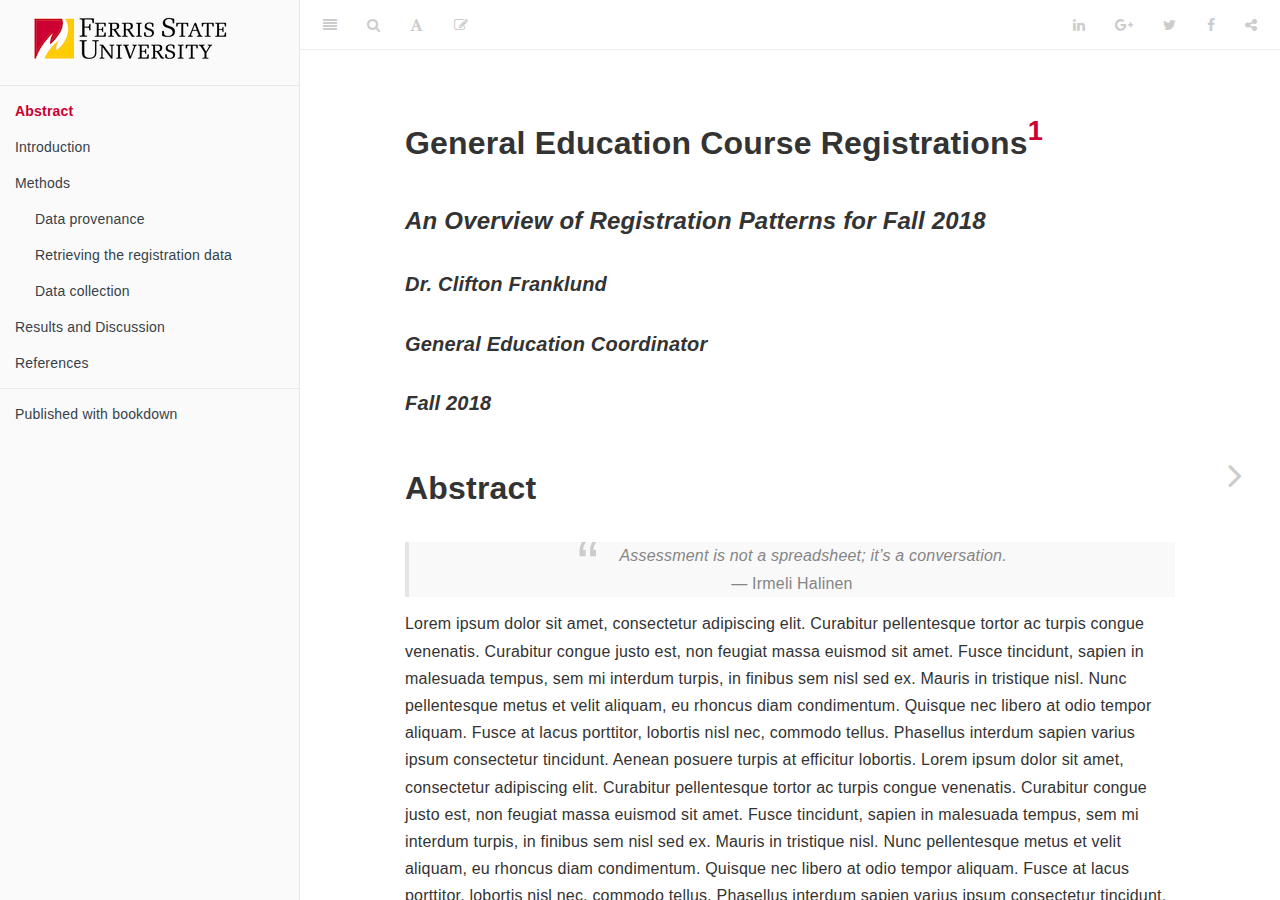
<file: docs/index.html>
<!DOCTYPE html>
<html >

<head>

  <meta charset="UTF-8">
  <meta http-equiv="X-UA-Compatible" content="IE=edge">
  <title>General Education Course Registrations</title>
  <meta name="description" content="An analysis of course registration patterns for fall 2018. This report may be used to evaluate the overall participation of units in assessment and the distribution of assessment methods.">
  <meta name="generator" content="bookdown 0.7 and GitBook 2.6.7">

  <meta property="og:title" content="General Education Course Registrations" />
  <meta property="og:type" content="book" />
  
  
  <meta property="og:description" content="An analysis of course registration patterns for fall 2018. This report may be used to evaluate the overall participation of units in assessment and the distribution of assessment methods." />
  <meta name="github-repo" content="WeeBeasties/1811" />

  <meta name="twitter:card" content="summary" />
  <meta name="twitter:title" content="General Education Course Registrations" />
  
  <meta name="twitter:description" content="An analysis of course registration patterns for fall 2018. This report may be used to evaluate the overall participation of units in assessment and the distribution of assessment methods." />
  

<meta name="author" content="Dr. Clifton Franklund">
<meta name="author" content="General Education Coordinator">



  <meta name="viewport" content="width=device-width, initial-scale=1">
  <meta name="apple-mobile-web-app-capable" content="yes">
  <meta name="apple-mobile-web-app-status-bar-style" content="black">
  
  

<link rel="next" href="introduction.html">
<script src="libs/jquery-2.2.3/jquery.min.js"></script>
<link href="libs/gitbook-2.6.7/css/style.css" rel="stylesheet" />
<link href="libs/gitbook-2.6.7/css/plugin-bookdown.css" rel="stylesheet" />
<link href="libs/gitbook-2.6.7/css/plugin-highlight.css" rel="stylesheet" />
<link href="libs/gitbook-2.6.7/css/plugin-search.css" rel="stylesheet" />
<link href="libs/gitbook-2.6.7/css/plugin-fontsettings.css" rel="stylesheet" />










<link rel="stylesheet" href="style.css" type="text/css" />
</head>

<body>



  <div class="book without-animation with-summary font-size-2 font-family-1" data-basepath=".">

    <div class="book-summary">
      <nav role="navigation">

<ul class="summary">
<li><a href="http://www.ferris.edu/HTMLS/academics/general-education/evidence/repository.htm" target="blank"><img src="art/logo2.png" align="center" hspace="15" vspace="5"/></a></li>

<li class="divider"></li>
<li class="chapter" data-level="" data-path="index.html"><a href="index.html"><i class="fa fa-check"></i>Abstract</a></li>
<li class="chapter" data-level="" data-path="introduction.html"><a href="introduction.html"><i class="fa fa-check"></i>Introduction</a></li>
<li class="chapter" data-level="" data-path="methods.html"><a href="methods.html"><i class="fa fa-check"></i>Methods</a><ul>
<li class="chapter" data-level="" data-path="methods.html"><a href="methods.html#data-provenance"><i class="fa fa-check"></i>Data provenance</a><ul>
<li class="chapter" data-level="" data-path="methods.html"><a href="methods.html#location-of-public-website-files"><i class="fa fa-check"></i>Location of public website files</a></li>
<li class="chapter" data-level="" data-path="methods.html"><a href="methods.html#session-information"><i class="fa fa-check"></i>Session information</a></li>
<li class="chapter" data-level="" data-path="methods.html"><a href="methods.html#processing-instructions"><i class="fa fa-check"></i>Processing instructions</a></li>
<li class="chapter" data-level="" data-path="methods.html"><a href="methods.html#citation-of-this-work"><i class="fa fa-check"></i>Citation of this work</a></li>
</ul></li>
<li class="chapter" data-level="" data-path="methods.html"><a href="methods.html#googlesheets"><i class="fa fa-check"></i>Retrieving the registration data</a></li>
<li class="chapter" data-level="" data-path="methods.html"><a href="methods.html#data"><i class="fa fa-check"></i>Data collection</a></li>
</ul></li>
<li class="chapter" data-level="" data-path="results.html"><a href="results.html"><i class="fa fa-check"></i>Results and Discussion</a></li>
<li class="chapter" data-level="" data-path="references.html"><a href="references.html"><i class="fa fa-check"></i>References</a></li>
<li class="divider"></li>
<li><a href="https://bookdown.org/yihui/bookdown/" target="blank">Published with bookdown</a></li>

</ul>

      </nav>
    </div>

    <div class="book-body">
      <div class="body-inner">
        <div class="book-header" role="navigation">
          <h1>
            <i class="fa fa-circle-o-notch fa-spin"></i><a href="./">General Education Course Registrations<a href="#fn1" class="footnoteRef" id="fnref1"><sup>1</sup></a></a>
          </h1>
        </div>

        <div class="page-wrapper" tabindex="-1" role="main">
          <div class="page-inner">

            <section class="normal" id="section-">
<div id="header">
<h1 class="title">General Education Course Registrations<a href="#fn1" class="footnoteRef" id="fnref1"><sup>1</sup></a></h1>
<h3 class="subtitle"><em>An Overview of Registration Patterns for Fall 2018</em></h3>
<h4 class="author"><em>Dr. Clifton Franklund</em></h4>
<h4 class="author"><em>General Education Coordinator</em></h4>
<h4 class="date"><em>Fall 2018</em></h4>
</div>
<div id="abstract" class="section level1 unnumbered">
<h1>Abstract</h1>
<blockquote>
<p><em>Assessment is not a spreadsheet; it’s a conversation.</em><br />
— Irmeli Halinen</p>
</blockquote>
<p>Lorem ipsum dolor sit amet, consectetur adipiscing elit. Curabitur pellentesque tortor ac turpis congue venenatis. Curabitur congue justo est, non feugiat massa euismod sit amet. Fusce tincidunt, sapien in malesuada tempus, sem mi interdum turpis, in finibus sem nisl sed ex. Mauris in tristique nisl. Nunc pellentesque metus et velit aliquam, eu rhoncus diam condimentum. Quisque nec libero at odio tempor aliquam. Fusce at lacus porttitor, lobortis nisl nec, commodo tellus. Phasellus interdum sapien varius ipsum consectetur tincidunt. Aenean posuere turpis at efficitur lobortis. Lorem ipsum dolor sit amet, consectetur adipiscing elit. Curabitur pellentesque tortor ac turpis congue venenatis. Curabitur congue justo est, non feugiat massa euismod sit amet. Fusce tincidunt, sapien in malesuada tempus, sem mi interdum turpis, in finibus sem nisl sed ex. Mauris in tristique nisl. Nunc pellentesque metus et velit aliquam, eu rhoncus diam condimentum. Quisque nec libero at odio tempor aliquam. Fusce at lacus porttitor, lobortis nisl nec, commodo tellus. Phasellus interdum sapien varius ipsum consectetur tincidunt. Aenean posuere turpis at efficitur lobortis.</p>
</div>
<div class="footnotes">
<hr />
<ol start="1">
<li id="fn1"><p>Report number 1811, DOI <a href="https://doi.org/10.17605/OSF.IO/MRJBD">10.17605/OSF.IO/MRJBD</a><a href="#fnref1">↩</a></p></li>
</ol>
</div>
<div id="disqus_thread"></div>
<script>

/**
*  RECOMMENDED CONFIGURATION VARIABLES: EDIT AND UNCOMMENT THE SECTION BELOW TO INSERT DYNAMIC VALUES FROM YOUR PLATFORM OR CMS.
*  LEARN WHY DEFINING THESE VARIABLES IS IMPORTANT: https://disqus.com/admin/universalcode/#configuration-variables*/
/*
var disqus_config = function () {
this.page.url = PAGE_URL;  // Replace PAGE_URL with your page's canonical URL variable
this.page.identifier = PAGE_IDENTIFIER; // Replace PAGE_IDENTIFIER with your page's unique identifier variable
};
*/
(function() { // DON'T EDIT BELOW THIS LINE
var d = document, s = d.createElement('script');
s.src = 'https://report-1801.disqus.com/embed.js';
s.setAttribute('data-timestamp', +new Date());
(d.head || d.body).appendChild(s);
})();
</script>
<noscript>Please enable JavaScript to view the <a href="https://disqus.com/?ref_noscript">comments powered by Disqus.</a></noscript>
            </section>

          </div>
        </div>
      </div>

<a href="introduction.html" class="navigation navigation-next navigation-unique" aria-label="Next page"><i class="fa fa-angle-right"></i></a>
    </div>
  </div>
<script src="libs/gitbook-2.6.7/js/app.min.js"></script>
<script src="libs/gitbook-2.6.7/js/lunr.js"></script>
<script src="libs/gitbook-2.6.7/js/plugin-search.js"></script>
<script src="libs/gitbook-2.6.7/js/plugin-sharing.js"></script>
<script src="libs/gitbook-2.6.7/js/plugin-fontsettings.js"></script>
<script src="libs/gitbook-2.6.7/js/plugin-bookdown.js"></script>
<script src="libs/gitbook-2.6.7/js/jquery.highlight.js"></script>
<script>
gitbook.require(["gitbook"], function(gitbook) {
gitbook.start({
"sharing": {
"github": false,
"facebook": true,
"twitter": true,
"google": true,
"linkedin": true,
"weibo": false,
"instapper": false,
"vk": false,
"all": ["facebook", "google", "twitter", "linkedin", "weibo", "instapaper"]
},
"fontsettings": {
"theme": "white",
"family": "sans",
"size": 2
},
"edit": {
"link": "https://github.com/WeeBeasties/1811/blob/master/index.Rmd",
"text": "Edit"
},
"download": null,
"toc": {
"collapse": "subsection",
"edit": "https://github.com/WeeBeasties/1811/blob/master/%s",
"download": "pdf"
}
});
});
</script>

</body>

</html>
</file>
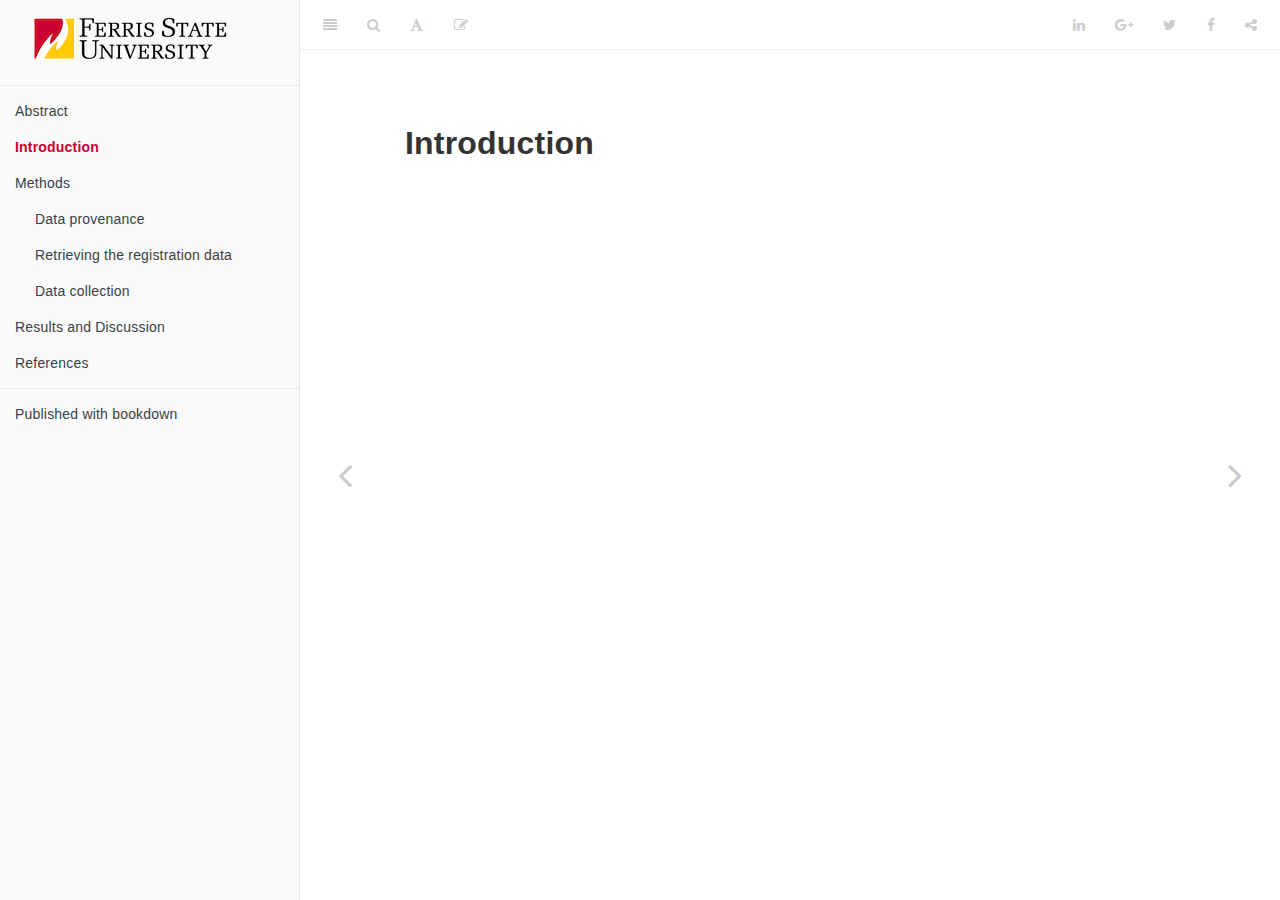
<file: docs/introduction.html>
<!DOCTYPE html>
<html >

<head>

  <meta charset="UTF-8">
  <meta http-equiv="X-UA-Compatible" content="IE=edge">
  <title>General Education Course Registrations</title>
  <meta name="description" content="An analysis of course registration patterns for fall 2018. This report may be used to evaluate the overall participation of units in assessment and the distribution of assessment methods.">
  <meta name="generator" content="bookdown 0.7 and GitBook 2.6.7">

  <meta property="og:title" content="General Education Course Registrations" />
  <meta property="og:type" content="book" />
  
  
  <meta property="og:description" content="An analysis of course registration patterns for fall 2018. This report may be used to evaluate the overall participation of units in assessment and the distribution of assessment methods." />
  <meta name="github-repo" content="WeeBeasties/1811" />

  <meta name="twitter:card" content="summary" />
  <meta name="twitter:title" content="General Education Course Registrations" />
  
  <meta name="twitter:description" content="An analysis of course registration patterns for fall 2018. This report may be used to evaluate the overall participation of units in assessment and the distribution of assessment methods." />
  

<meta name="author" content="Dr. Clifton Franklund">
<meta name="author" content="General Education Coordinator">



  <meta name="viewport" content="width=device-width, initial-scale=1">
  <meta name="apple-mobile-web-app-capable" content="yes">
  <meta name="apple-mobile-web-app-status-bar-style" content="black">
  
  
<link rel="prev" href="index.html">
<link rel="next" href="methods.html">
<script src="libs/jquery-2.2.3/jquery.min.js"></script>
<link href="libs/gitbook-2.6.7/css/style.css" rel="stylesheet" />
<link href="libs/gitbook-2.6.7/css/plugin-bookdown.css" rel="stylesheet" />
<link href="libs/gitbook-2.6.7/css/plugin-highlight.css" rel="stylesheet" />
<link href="libs/gitbook-2.6.7/css/plugin-search.css" rel="stylesheet" />
<link href="libs/gitbook-2.6.7/css/plugin-fontsettings.css" rel="stylesheet" />










<link rel="stylesheet" href="style.css" type="text/css" />
</head>

<body>



  <div class="book without-animation with-summary font-size-2 font-family-1" data-basepath=".">

    <div class="book-summary">
      <nav role="navigation">

<ul class="summary">
<li><a href="http://www.ferris.edu/HTMLS/academics/general-education/evidence/repository.htm" target="blank"><img src="art/logo2.png" align="center" hspace="15" vspace="5"/></a></li>

<li class="divider"></li>
<li class="chapter" data-level="" data-path="index.html"><a href="index.html"><i class="fa fa-check"></i>Abstract</a></li>
<li class="chapter" data-level="" data-path="introduction.html"><a href="introduction.html"><i class="fa fa-check"></i>Introduction</a></li>
<li class="chapter" data-level="" data-path="methods.html"><a href="methods.html"><i class="fa fa-check"></i>Methods</a><ul>
<li class="chapter" data-level="" data-path="methods.html"><a href="methods.html#data-provenance"><i class="fa fa-check"></i>Data provenance</a><ul>
<li class="chapter" data-level="" data-path="methods.html"><a href="methods.html#location-of-public-website-files"><i class="fa fa-check"></i>Location of public website files</a></li>
<li class="chapter" data-level="" data-path="methods.html"><a href="methods.html#session-information"><i class="fa fa-check"></i>Session information</a></li>
<li class="chapter" data-level="" data-path="methods.html"><a href="methods.html#processing-instructions"><i class="fa fa-check"></i>Processing instructions</a></li>
<li class="chapter" data-level="" data-path="methods.html"><a href="methods.html#citation-of-this-work"><i class="fa fa-check"></i>Citation of this work</a></li>
</ul></li>
<li class="chapter" data-level="" data-path="methods.html"><a href="methods.html#googlesheets"><i class="fa fa-check"></i>Retrieving the registration data</a></li>
<li class="chapter" data-level="" data-path="methods.html"><a href="methods.html#data"><i class="fa fa-check"></i>Data collection</a></li>
</ul></li>
<li class="chapter" data-level="" data-path="results.html"><a href="results.html"><i class="fa fa-check"></i>Results and Discussion</a></li>
<li class="chapter" data-level="" data-path="references.html"><a href="references.html"><i class="fa fa-check"></i>References</a></li>
<li class="divider"></li>
<li><a href="https://bookdown.org/yihui/bookdown/" target="blank">Published with bookdown</a></li>

</ul>

      </nav>
    </div>

    <div class="book-body">
      <div class="body-inner">
        <div class="book-header" role="navigation">
          <h1>
            <i class="fa fa-circle-o-notch fa-spin"></i><a href="./">General Education Course Registrations<a href="#fn1" class="footnoteRef" id="fnref1"><sup>1</sup></a></a>
          </h1>
        </div>

        <div class="page-wrapper" tabindex="-1" role="main">
          <div class="page-inner">

            <section class="normal" id="section-">
<div id="introduction" class="section level1 unnumbered">
<h1>Introduction</h1>
</div>
<div id="disqus_thread"></div>
<script>

/**
*  RECOMMENDED CONFIGURATION VARIABLES: EDIT AND UNCOMMENT THE SECTION BELOW TO INSERT DYNAMIC VALUES FROM YOUR PLATFORM OR CMS.
*  LEARN WHY DEFINING THESE VARIABLES IS IMPORTANT: https://disqus.com/admin/universalcode/#configuration-variables*/
/*
var disqus_config = function () {
this.page.url = PAGE_URL;  // Replace PAGE_URL with your page's canonical URL variable
this.page.identifier = PAGE_IDENTIFIER; // Replace PAGE_IDENTIFIER with your page's unique identifier variable
};
*/
(function() { // DON'T EDIT BELOW THIS LINE
var d = document, s = d.createElement('script');
s.src = 'https://report-1801.disqus.com/embed.js';
s.setAttribute('data-timestamp', +new Date());
(d.head || d.body).appendChild(s);
})();
</script>
<noscript>Please enable JavaScript to view the <a href="https://disqus.com/?ref_noscript">comments powered by Disqus.</a></noscript>
            </section>

          </div>
        </div>
      </div>
<a href="index.html" class="navigation navigation-prev " aria-label="Previous page"><i class="fa fa-angle-left"></i></a>
<a href="methods.html" class="navigation navigation-next " aria-label="Next page"><i class="fa fa-angle-right"></i></a>
    </div>
  </div>
<script src="libs/gitbook-2.6.7/js/app.min.js"></script>
<script src="libs/gitbook-2.6.7/js/lunr.js"></script>
<script src="libs/gitbook-2.6.7/js/plugin-search.js"></script>
<script src="libs/gitbook-2.6.7/js/plugin-sharing.js"></script>
<script src="libs/gitbook-2.6.7/js/plugin-fontsettings.js"></script>
<script src="libs/gitbook-2.6.7/js/plugin-bookdown.js"></script>
<script src="libs/gitbook-2.6.7/js/jquery.highlight.js"></script>
<script>
gitbook.require(["gitbook"], function(gitbook) {
gitbook.start({
"sharing": {
"github": false,
"facebook": true,
"twitter": true,
"google": true,
"linkedin": true,
"weibo": false,
"instapper": false,
"vk": false,
"all": ["facebook", "google", "twitter", "linkedin", "weibo", "instapaper"]
},
"fontsettings": {
"theme": "white",
"family": "sans",
"size": 2
},
"edit": {
"link": "https://github.com/WeeBeasties/1811/blob/master/index.Rmd",
"text": "Edit"
},
"download": null,
"toc": {
"collapse": "subsection",
"edit": "https://github.com/WeeBeasties/1811/blob/master/%s",
"download": "pdf"
}
});
});
</script>

</body>

</html>
</file>
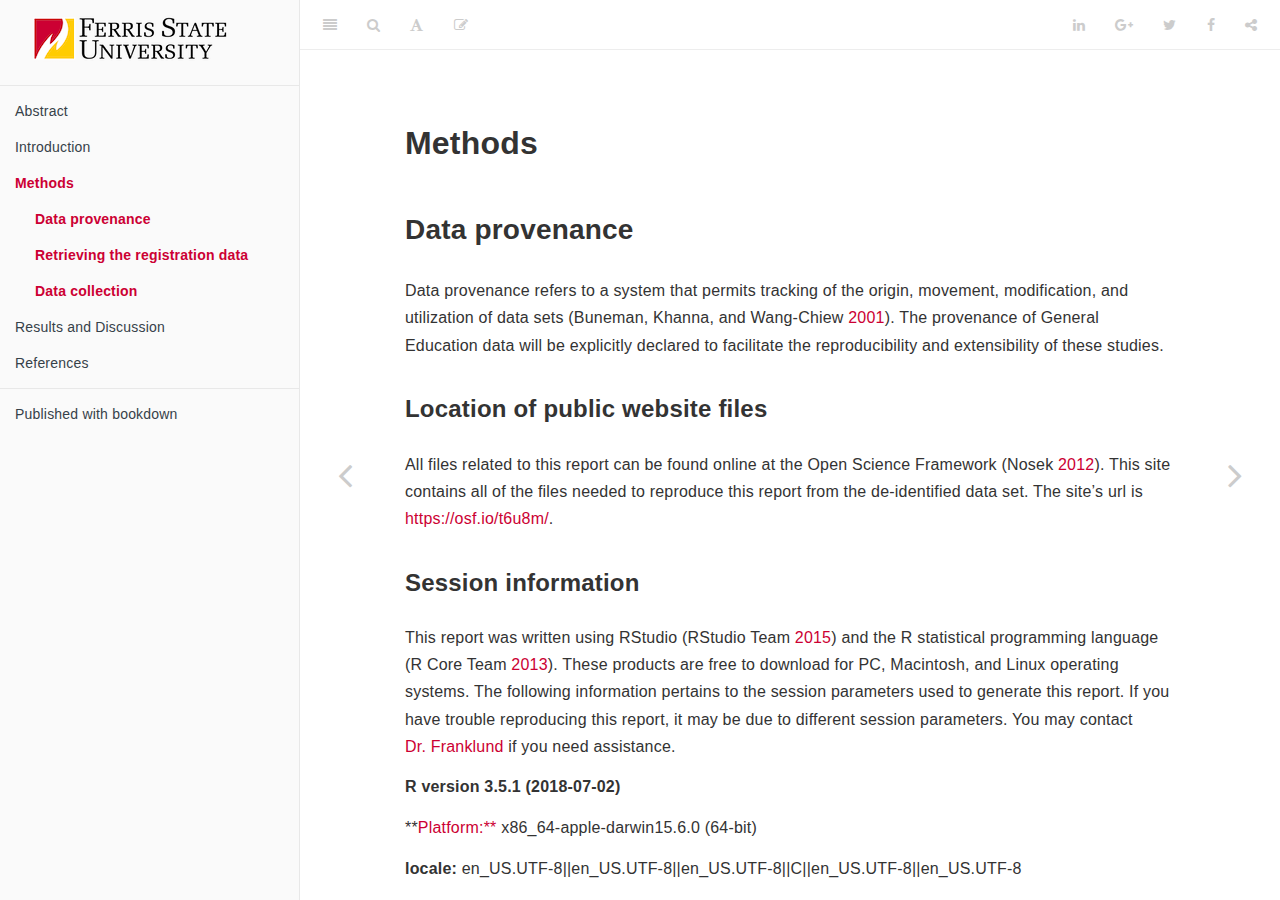
<file: docs/methods.html>
<!DOCTYPE html>
<html >

<head>

  <meta charset="UTF-8">
  <meta http-equiv="X-UA-Compatible" content="IE=edge">
  <title>General Education Course Registrations</title>
  <meta name="description" content="An analysis of course registration patterns for fall 2018. This report may be used to evaluate the overall participation of units in assessment and the distribution of assessment methods.">
  <meta name="generator" content="bookdown 0.7 and GitBook 2.6.7">

  <meta property="og:title" content="General Education Course Registrations" />
  <meta property="og:type" content="book" />
  
  
  <meta property="og:description" content="An analysis of course registration patterns for fall 2018. This report may be used to evaluate the overall participation of units in assessment and the distribution of assessment methods." />
  <meta name="github-repo" content="WeeBeasties/1811" />

  <meta name="twitter:card" content="summary" />
  <meta name="twitter:title" content="General Education Course Registrations" />
  
  <meta name="twitter:description" content="An analysis of course registration patterns for fall 2018. This report may be used to evaluate the overall participation of units in assessment and the distribution of assessment methods." />
  

<meta name="author" content="Dr. Clifton Franklund">
<meta name="author" content="General Education Coordinator">



  <meta name="viewport" content="width=device-width, initial-scale=1">
  <meta name="apple-mobile-web-app-capable" content="yes">
  <meta name="apple-mobile-web-app-status-bar-style" content="black">
  
  
<link rel="prev" href="introduction.html">
<link rel="next" href="results.html">
<script src="libs/jquery-2.2.3/jquery.min.js"></script>
<link href="libs/gitbook-2.6.7/css/style.css" rel="stylesheet" />
<link href="libs/gitbook-2.6.7/css/plugin-bookdown.css" rel="stylesheet" />
<link href="libs/gitbook-2.6.7/css/plugin-highlight.css" rel="stylesheet" />
<link href="libs/gitbook-2.6.7/css/plugin-search.css" rel="stylesheet" />
<link href="libs/gitbook-2.6.7/css/plugin-fontsettings.css" rel="stylesheet" />










<link rel="stylesheet" href="style.css" type="text/css" />
</head>

<body>



  <div class="book without-animation with-summary font-size-2 font-family-1" data-basepath=".">

    <div class="book-summary">
      <nav role="navigation">

<ul class="summary">
<li><a href="http://www.ferris.edu/HTMLS/academics/general-education/evidence/repository.htm" target="blank"><img src="art/logo2.png" align="center" hspace="15" vspace="5"/></a></li>

<li class="divider"></li>
<li class="chapter" data-level="" data-path="index.html"><a href="index.html"><i class="fa fa-check"></i>Abstract</a></li>
<li class="chapter" data-level="" data-path="introduction.html"><a href="introduction.html"><i class="fa fa-check"></i>Introduction</a></li>
<li class="chapter" data-level="" data-path="methods.html"><a href="methods.html"><i class="fa fa-check"></i>Methods</a><ul>
<li class="chapter" data-level="" data-path="methods.html"><a href="methods.html#data-provenance"><i class="fa fa-check"></i>Data provenance</a><ul>
<li class="chapter" data-level="" data-path="methods.html"><a href="methods.html#location-of-public-website-files"><i class="fa fa-check"></i>Location of public website files</a></li>
<li class="chapter" data-level="" data-path="methods.html"><a href="methods.html#session-information"><i class="fa fa-check"></i>Session information</a></li>
<li class="chapter" data-level="" data-path="methods.html"><a href="methods.html#processing-instructions"><i class="fa fa-check"></i>Processing instructions</a></li>
<li class="chapter" data-level="" data-path="methods.html"><a href="methods.html#citation-of-this-work"><i class="fa fa-check"></i>Citation of this work</a></li>
</ul></li>
<li class="chapter" data-level="" data-path="methods.html"><a href="methods.html#googlesheets"><i class="fa fa-check"></i>Retrieving the registration data</a></li>
<li class="chapter" data-level="" data-path="methods.html"><a href="methods.html#data"><i class="fa fa-check"></i>Data collection</a></li>
</ul></li>
<li class="chapter" data-level="" data-path="results.html"><a href="results.html"><i class="fa fa-check"></i>Results and Discussion</a></li>
<li class="chapter" data-level="" data-path="references.html"><a href="references.html"><i class="fa fa-check"></i>References</a></li>
<li class="divider"></li>
<li><a href="https://bookdown.org/yihui/bookdown/" target="blank">Published with bookdown</a></li>

</ul>

      </nav>
    </div>

    <div class="book-body">
      <div class="body-inner">
        <div class="book-header" role="navigation">
          <h1>
            <i class="fa fa-circle-o-notch fa-spin"></i><a href="./">General Education Course Registrations<a href="#fn1" class="footnoteRef" id="fnref1"><sup>1</sup></a></a>
          </h1>
        </div>

        <div class="page-wrapper" tabindex="-1" role="main">
          <div class="page-inner">

            <section class="normal" id="section-">
<div id="methods" class="section level1 unnumbered">
<h1>Methods</h1>
<div id="data-provenance" class="section level2 unnumbered">
<h2>Data provenance</h2>
<p>Data provenance refers to a system that permits tracking of the origin, movement, modification, and utilization of data sets <span class="citation">(Buneman, Khanna, and Wang-Chiew <a href="references.html#ref-Buneman2001">2001</a>)</span>. The provenance of General Education data will be explicitly declared to facilitate the reproducibility and extensibility of these studies.</p>
<div id="location-of-public-website-files" class="section level3 unnumbered">
<h3>Location of public website files</h3>
<p>All files related to this report can be found online at the Open Science Framework <span class="citation">(Nosek <a href="references.html#ref-Nosek2012">2012</a>)</span>. This site contains all of the files needed to reproduce this report from the de-identified data set. The site’s url is <a href="https://osf.io/t6u8m/" class="uri">https://osf.io/t6u8m/</a>.</p>
</div>
<div id="session-information" class="section level3 unnumbered">
<h3>Session information</h3>
<p>This report was written using RStudio <span class="citation">(RStudio Team <a href="references.html#ref-Rstudio">2015</a>)</span> and the R statistical programming language <span class="citation">(R Core Team <a href="references.html#ref-R">2013</a>)</span>. These products are free to download for PC, Macintosh, and Linux operating systems. The following information pertains to the session parameters used to generate this report. If you have trouble reproducing this report, it may be due to different session parameters. You may contact <a href="mailto:CliftonFranklund@ferris.edu">Dr. Franklund</a> if you need assistance.</p>
<p><strong>R version 3.5.1 (2018-07-02)</strong></p>
<p>**<a href="Platform:**" class="uri">Platform:**</a> x86_64-apple-darwin15.6.0 (64-bit)</p>
<p><strong>locale:</strong> en_US.UTF-8||en_US.UTF-8||en_US.UTF-8||C||en_US.UTF-8||en_US.UTF-8</p>
<p><strong>attached base packages:</strong> <em>stats</em>, <em>graphics</em>, <em>grDevices</em>, <em>utils</em>, <em>datasets</em>, <em>methods</em> and <em>base</em></p>
<p><strong>other attached packages:</strong> <em>pander(v.0.6.3)</em>, <em>googlesheets(v.0.3.0)</em>, <em>forcats(v.0.3.0)</em>, <em>stringr(v.1.3.1)</em>, <em>dplyr(v.0.7.8)</em>, <em>purrr(v.0.2.5)</em>, <em>readr(v.1.1.1)</em>, <em>tidyr(v.0.8.2)</em>, <em>tibble(v.1.4.2)</em>, <em>ggplot2(v.3.1.0)</em> and <em>tidyverse(v.1.2.1)</em></p>
<p><strong>loaded via a namespace (and not attached):</strong> <em>tidyselect(v.0.2.5)</em>, <em>xfun(v.0.4)</em>, <em>haven(v.1.1.2)</em>, <em>lattice(v.0.20-38)</em>, <em>colorspace(v.1.3-2)</em>, <em>htmltools(v.0.3.6)</em>, <em>yaml(v.2.2.0)</em>, <em>rlang(v.0.3.0.1)</em>, <em>pillar(v.1.3.0)</em>, <em>glue(v.1.3.0)</em>, <em>withr(v.2.1.2)</em>, <em>modelr(v.0.1.2)</em>, <em>readxl(v.1.1.0)</em>, <em>bindrcpp(v.0.2.2)</em>, <em>bindr(v.0.1.1)</em>, <em>plyr(v.1.8.4)</em>, <em>munsell(v.0.5.0)</em>, <em>gtable(v.0.2.0)</em>, <em>cellranger(v.1.1.0)</em>, <em>rvest(v.0.3.2)</em>, <em>evaluate(v.0.12)</em>, <em>knitr(v.1.20)</em>, <em>broom(v.0.5.0)</em>, <em>Rcpp(v.1.0.0)</em>, <em>scales(v.1.0.0)</em>, <em>backports(v.1.1.2)</em>, <em>jsonlite(v.1.5)</em>, <em>hms(v.0.4.2)</em>, <em>digest(v.0.6.18)</em>, <em>stringi(v.1.2.4)</em>, <em>bookdown(v.0.7)</em>, <em>grid(v.3.5.1)</em>, <em>rprojroot(v.1.3-2)</em>, <em>cli(v.1.0.1)</em>, <em>tools(v.3.5.1)</em>, <em>magrittr(v.1.5)</em>, <em>lazyeval(v.0.2.1)</em>, <em>crayon(v.1.3.4)</em>, <em>pkgconfig(v.2.0.2)</em>, <em>xml2(v.1.2.0)</em>, <em>lubridate(v.1.7.4)</em>, <em>assertthat(v.0.2.0)</em>, <em>rmarkdown(v.1.10)</em>, <em>httr(v.1.3.1)</em>, <em>rstudioapi(v.0.8)</em>, <em>R6(v.2.3.0)</em>, <em>nlme(v.3.1-137)</em> and <em>compiler(v.3.5.1)</em></p>
</div>
<div id="processing-instructions" class="section level3 unnumbered">
<h3>Processing instructions</h3>
<p>This project produced a computationally reproducible assessment report (this document). Anyone wishing to recreate this report from the source document will need to install the following on their computer:</p>
<ol style="list-style-type: decimal">
<li><a href="https://www.r-project.org">An installation of the R programming language</a></li>
<li><a href="https://www.rstudio.com/products/rstudio/download3/">An installation of the RStudio IDE</a></li>
<li><a href="https://www.latex-project.org/get/">An installation of LaTeX</a></li>
</ol>
<p>The necessary source files include the de-identified data set (BIOL200Data.csv), Rmarkdown code files (index.Rmd, 01-Introduction.Rmd, 02-Methods.Rmd, 03-Results.Rmd, 04-Discussion.Rmd, and 05-References.Rmd), bibtex reference file (references.bib), and custom art file in the /art folder.</p>
<p>To process the files, you must first open the project in RStudio. Click on the “Build Book” button in the Build menu. Bookdown allows you to build this project as git_book (html site), pdf_book (via LaTeX), or epub_book (compatible with iBooks and other e-book readers).</p>
</div>
<div id="citation-of-this-work" class="section level3 unnumbered">
<h3>Citation of this work</h3>
<p>All of the de-identified data, analysis code, and documentation that constitute this report project may be freely used, modified, and shared. The de-identified data set, BIOL200Data.csv, is released under the Creative Commons <a href="https://creativecommons.org/publicdomain/zero/1.0/">CC0 license</a>. All documentation, including README.md, Codebook.md, and this report, are released under the Creative Commons <a href="https://creativecommons.org/licenses/by/4.0/">CC-BY</a> licence. Any questions, comments, or suggestions may be sent to <a href="mailto:CliftonFranklund@ferris.edu">Dr. Franklund</a>.</p>
</div>
</div>
<div id="googlesheets" class="section level2 unnumbered">
<h2>Retrieving the registration data</h2>
</div>
<div id="data" class="section level2 unnumbered">
<h2>Data collection</h2>
<p>All registration records for the fall of 2017 were collated and de-identified. The data file, ‘registrations.csv’, contains only the course name (e.g. BIOL 101), the core competency (e.g. Natural Sciences), and the standardized measure (e.g. Selected Response Exam). The datafile is <a href="data/registrations.csv">available here</a>.</p>
</div>
</div>
<div id="disqus_thread"></div>
<script>

/**
*  RECOMMENDED CONFIGURATION VARIABLES: EDIT AND UNCOMMENT THE SECTION BELOW TO INSERT DYNAMIC VALUES FROM YOUR PLATFORM OR CMS.
*  LEARN WHY DEFINING THESE VARIABLES IS IMPORTANT: https://disqus.com/admin/universalcode/#configuration-variables*/
/*
var disqus_config = function () {
this.page.url = PAGE_URL;  // Replace PAGE_URL with your page's canonical URL variable
this.page.identifier = PAGE_IDENTIFIER; // Replace PAGE_IDENTIFIER with your page's unique identifier variable
};
*/
(function() { // DON'T EDIT BELOW THIS LINE
var d = document, s = d.createElement('script');
s.src = 'https://report-1801.disqus.com/embed.js';
s.setAttribute('data-timestamp', +new Date());
(d.head || d.body).appendChild(s);
})();
</script>
<noscript>Please enable JavaScript to view the <a href="https://disqus.com/?ref_noscript">comments powered by Disqus.</a></noscript>
            </section>

          </div>
        </div>
      </div>
<a href="introduction.html" class="navigation navigation-prev " aria-label="Previous page"><i class="fa fa-angle-left"></i></a>
<a href="results.html" class="navigation navigation-next " aria-label="Next page"><i class="fa fa-angle-right"></i></a>
    </div>
  </div>
<script src="libs/gitbook-2.6.7/js/app.min.js"></script>
<script src="libs/gitbook-2.6.7/js/lunr.js"></script>
<script src="libs/gitbook-2.6.7/js/plugin-search.js"></script>
<script src="libs/gitbook-2.6.7/js/plugin-sharing.js"></script>
<script src="libs/gitbook-2.6.7/js/plugin-fontsettings.js"></script>
<script src="libs/gitbook-2.6.7/js/plugin-bookdown.js"></script>
<script src="libs/gitbook-2.6.7/js/jquery.highlight.js"></script>
<script>
gitbook.require(["gitbook"], function(gitbook) {
gitbook.start({
"sharing": {
"github": false,
"facebook": true,
"twitter": true,
"google": true,
"linkedin": true,
"weibo": false,
"instapper": false,
"vk": false,
"all": ["facebook", "google", "twitter", "linkedin", "weibo", "instapaper"]
},
"fontsettings": {
"theme": "white",
"family": "sans",
"size": 2
},
"edit": {
"link": "https://github.com/WeeBeasties/1811/blob/master/index.Rmd",
"text": "Edit"
},
"download": null,
"toc": {
"collapse": "subsection",
"edit": "https://github.com/WeeBeasties/1811/blob/master/%s",
"download": "pdf"
}
});
});
</script>

</body>

</html>
</file>
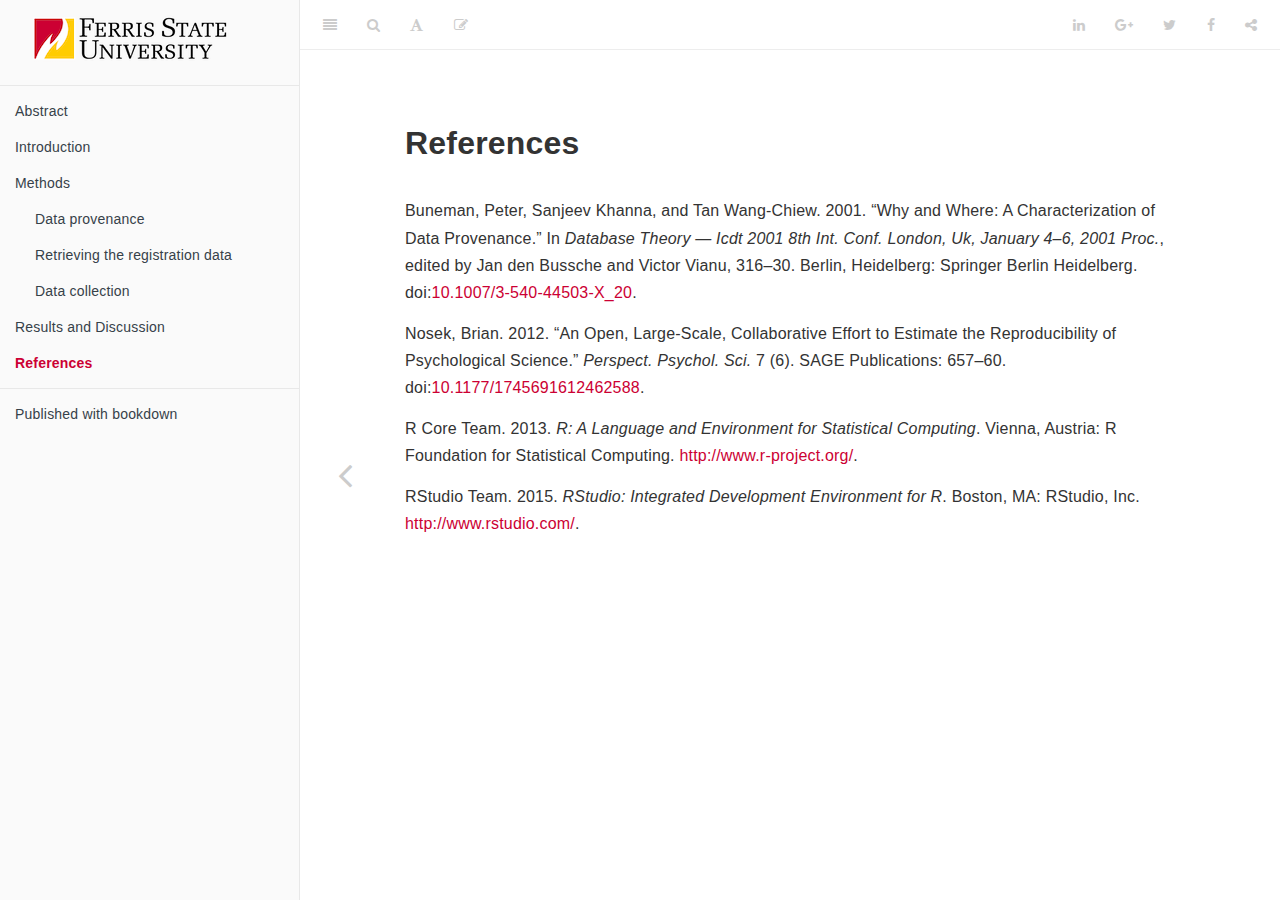
<file: docs/references.html>
<!DOCTYPE html>
<html >

<head>

  <meta charset="UTF-8">
  <meta http-equiv="X-UA-Compatible" content="IE=edge">
  <title>General Education Course Registrations</title>
  <meta name="description" content="An analysis of course registration patterns for fall 2018. This report may be used to evaluate the overall participation of units in assessment and the distribution of assessment methods.">
  <meta name="generator" content="bookdown 0.7 and GitBook 2.6.7">

  <meta property="og:title" content="General Education Course Registrations" />
  <meta property="og:type" content="book" />
  
  
  <meta property="og:description" content="An analysis of course registration patterns for fall 2018. This report may be used to evaluate the overall participation of units in assessment and the distribution of assessment methods." />
  <meta name="github-repo" content="WeeBeasties/1811" />

  <meta name="twitter:card" content="summary" />
  <meta name="twitter:title" content="General Education Course Registrations" />
  
  <meta name="twitter:description" content="An analysis of course registration patterns for fall 2018. This report may be used to evaluate the overall participation of units in assessment and the distribution of assessment methods." />
  

<meta name="author" content="Dr. Clifton Franklund">
<meta name="author" content="General Education Coordinator">



  <meta name="viewport" content="width=device-width, initial-scale=1">
  <meta name="apple-mobile-web-app-capable" content="yes">
  <meta name="apple-mobile-web-app-status-bar-style" content="black">
  
  
<link rel="prev" href="results.html">

<script src="libs/jquery-2.2.3/jquery.min.js"></script>
<link href="libs/gitbook-2.6.7/css/style.css" rel="stylesheet" />
<link href="libs/gitbook-2.6.7/css/plugin-bookdown.css" rel="stylesheet" />
<link href="libs/gitbook-2.6.7/css/plugin-highlight.css" rel="stylesheet" />
<link href="libs/gitbook-2.6.7/css/plugin-search.css" rel="stylesheet" />
<link href="libs/gitbook-2.6.7/css/plugin-fontsettings.css" rel="stylesheet" />










<link rel="stylesheet" href="style.css" type="text/css" />
</head>

<body>



  <div class="book without-animation with-summary font-size-2 font-family-1" data-basepath=".">

    <div class="book-summary">
      <nav role="navigation">

<ul class="summary">
<li><a href="http://www.ferris.edu/HTMLS/academics/general-education/evidence/repository.htm" target="blank"><img src="art/logo2.png" align="center" hspace="15" vspace="5"/></a></li>

<li class="divider"></li>
<li class="chapter" data-level="" data-path="index.html"><a href="index.html"><i class="fa fa-check"></i>Abstract</a></li>
<li class="chapter" data-level="" data-path="introduction.html"><a href="introduction.html"><i class="fa fa-check"></i>Introduction</a></li>
<li class="chapter" data-level="" data-path="methods.html"><a href="methods.html"><i class="fa fa-check"></i>Methods</a><ul>
<li class="chapter" data-level="" data-path="methods.html"><a href="methods.html#data-provenance"><i class="fa fa-check"></i>Data provenance</a><ul>
<li class="chapter" data-level="" data-path="methods.html"><a href="methods.html#location-of-public-website-files"><i class="fa fa-check"></i>Location of public website files</a></li>
<li class="chapter" data-level="" data-path="methods.html"><a href="methods.html#session-information"><i class="fa fa-check"></i>Session information</a></li>
<li class="chapter" data-level="" data-path="methods.html"><a href="methods.html#processing-instructions"><i class="fa fa-check"></i>Processing instructions</a></li>
<li class="chapter" data-level="" data-path="methods.html"><a href="methods.html#citation-of-this-work"><i class="fa fa-check"></i>Citation of this work</a></li>
</ul></li>
<li class="chapter" data-level="" data-path="methods.html"><a href="methods.html#googlesheets"><i class="fa fa-check"></i>Retrieving the registration data</a></li>
<li class="chapter" data-level="" data-path="methods.html"><a href="methods.html#data"><i class="fa fa-check"></i>Data collection</a></li>
</ul></li>
<li class="chapter" data-level="" data-path="results.html"><a href="results.html"><i class="fa fa-check"></i>Results and Discussion</a></li>
<li class="chapter" data-level="" data-path="references.html"><a href="references.html"><i class="fa fa-check"></i>References</a></li>
<li class="divider"></li>
<li><a href="https://bookdown.org/yihui/bookdown/" target="blank">Published with bookdown</a></li>

</ul>

      </nav>
    </div>

    <div class="book-body">
      <div class="body-inner">
        <div class="book-header" role="navigation">
          <h1>
            <i class="fa fa-circle-o-notch fa-spin"></i><a href="./">General Education Course Registrations<a href="#fn1" class="footnoteRef" id="fnref1"><sup>1</sup></a></a>
          </h1>
        </div>

        <div class="page-wrapper" tabindex="-1" role="main">
          <div class="page-inner">

            <section class="normal" id="section-">
<div id="references" class="section level1 unnumbered">
<h1>References</h1>

<div id="refs" class="references">
<div id="ref-Buneman2001">
<p>Buneman, Peter, Sanjeev Khanna, and Tan Wang-Chiew. 2001. “Why and Where: A Characterization of Data Provenance.” In <em>Database Theory — Icdt 2001 8th Int. Conf. London, Uk, January 4–6, 2001 Proc.</em>, edited by Jan den Bussche and Victor Vianu, 316–30. Berlin, Heidelberg: Springer Berlin Heidelberg. doi:<a href="https://doi.org/10.1007/3-540-44503-X_20">10.1007/3-540-44503-X_20</a>.</p>
</div>
<div id="ref-Nosek2012">
<p>Nosek, Brian. 2012. “An Open, Large-Scale, Collaborative Effort to Estimate the Reproducibility of Psychological Science.” <em>Perspect. Psychol. Sci.</em> 7 (6). SAGE Publications: 657–60. doi:<a href="https://doi.org/10.1177/1745691612462588">10.1177/1745691612462588</a>.</p>
</div>
<div id="ref-R">
<p>R Core Team. 2013. <em>R: A Language and Environment for Statistical Computing</em>. Vienna, Austria: R Foundation for Statistical Computing. <a href="http://www.r-project.org/" class="uri">http://www.r-project.org/</a>.</p>
</div>
<div id="ref-Rstudio">
<p>RStudio Team. 2015. <em>RStudio: Integrated Development Environment for R</em>. Boston, MA: RStudio, Inc. <a href="http://www.rstudio.com/" class="uri">http://www.rstudio.com/</a>.</p>
</div>
</div>
</div>






<div id="disqus_thread"></div>
<script>

/**
*  RECOMMENDED CONFIGURATION VARIABLES: EDIT AND UNCOMMENT THE SECTION BELOW TO INSERT DYNAMIC VALUES FROM YOUR PLATFORM OR CMS.
*  LEARN WHY DEFINING THESE VARIABLES IS IMPORTANT: https://disqus.com/admin/universalcode/#configuration-variables*/
/*
var disqus_config = function () {
this.page.url = PAGE_URL;  // Replace PAGE_URL with your page's canonical URL variable
this.page.identifier = PAGE_IDENTIFIER; // Replace PAGE_IDENTIFIER with your page's unique identifier variable
};
*/
(function() { // DON'T EDIT BELOW THIS LINE
var d = document, s = d.createElement('script');
s.src = 'https://report-1801.disqus.com/embed.js';
s.setAttribute('data-timestamp', +new Date());
(d.head || d.body).appendChild(s);
})();
</script>
<noscript>Please enable JavaScript to view the <a href="https://disqus.com/?ref_noscript">comments powered by Disqus.</a></noscript>
            </section>

          </div>
        </div>
      </div>
<a href="results.html" class="navigation navigation-prev navigation-unique" aria-label="Previous page"><i class="fa fa-angle-left"></i></a>

    </div>
  </div>
<script src="libs/gitbook-2.6.7/js/app.min.js"></script>
<script src="libs/gitbook-2.6.7/js/lunr.js"></script>
<script src="libs/gitbook-2.6.7/js/plugin-search.js"></script>
<script src="libs/gitbook-2.6.7/js/plugin-sharing.js"></script>
<script src="libs/gitbook-2.6.7/js/plugin-fontsettings.js"></script>
<script src="libs/gitbook-2.6.7/js/plugin-bookdown.js"></script>
<script src="libs/gitbook-2.6.7/js/jquery.highlight.js"></script>
<script>
gitbook.require(["gitbook"], function(gitbook) {
gitbook.start({
"sharing": {
"github": false,
"facebook": true,
"twitter": true,
"google": true,
"linkedin": true,
"weibo": false,
"instapper": false,
"vk": false,
"all": ["facebook", "google", "twitter", "linkedin", "weibo", "instapaper"]
},
"fontsettings": {
"theme": "white",
"family": "sans",
"size": 2
},
"edit": {
"link": "https://github.com/WeeBeasties/1811/blob/master/references.Rmd",
"text": "Edit"
},
"download": null,
"toc": {
"collapse": "subsection",
"edit": "https://github.com/WeeBeasties/1811/blob/master/%s",
"download": "pdf"
}
});
});
</script>

</body>

</html>
</file>
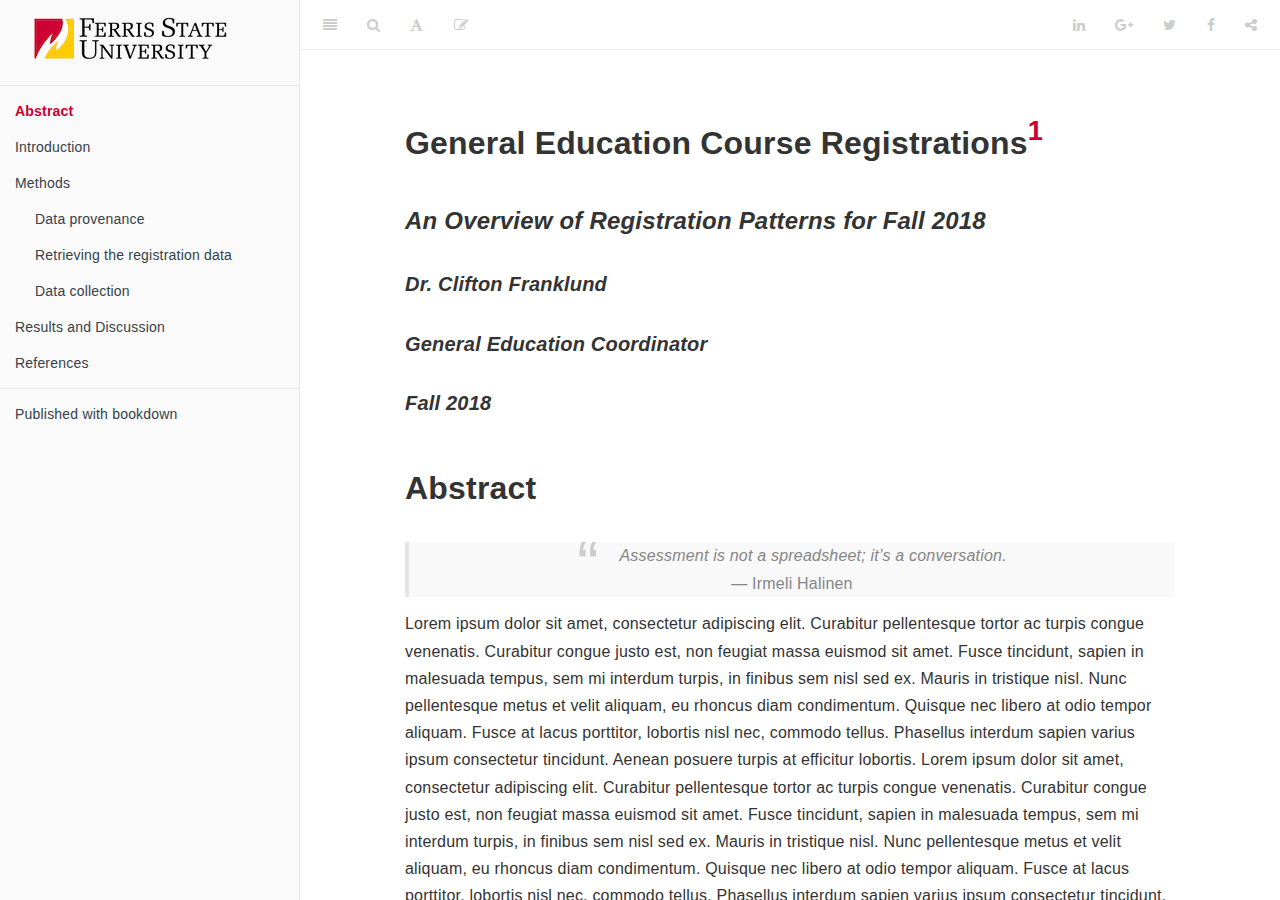
<file: docs/Report-1811.html>
<!DOCTYPE html>
<html >

<head>

  <meta charset="UTF-8">
  <meta http-equiv="X-UA-Compatible" content="IE=edge">
  <title>General Education Course Registrations</title>
  <meta name="description" content="An analysis of course registration patterns for fall 2018. This report may be used to evaluate the overall participation of units in assessment and the distribution of assessment methods.">
  <meta name="generator" content="bookdown 0.7 and GitBook 2.6.7">

  <meta property="og:title" content="General Education Course Registrations" />
  <meta property="og:type" content="book" />
  
  
  <meta property="og:description" content="An analysis of course registration patterns for fall 2018. This report may be used to evaluate the overall participation of units in assessment and the distribution of assessment methods." />
  <meta name="github-repo" content="WeeBeasties/1811" />

  <meta name="twitter:card" content="summary" />
  <meta name="twitter:title" content="General Education Course Registrations" />
  
  <meta name="twitter:description" content="An analysis of course registration patterns for fall 2018. This report may be used to evaluate the overall participation of units in assessment and the distribution of assessment methods." />
  

<meta name="author" content="Dr. Clifton Franklund">
<meta name="author" content="General Education Coordinator">



  <meta name="viewport" content="width=device-width, initial-scale=1">
  <meta name="apple-mobile-web-app-capable" content="yes">
  <meta name="apple-mobile-web-app-status-bar-style" content="black">
  
  


<script src="libs/jquery-2.2.3/jquery.min.js"></script>
<link href="libs/gitbook-2.6.7/css/style.css" rel="stylesheet" />
<link href="libs/gitbook-2.6.7/css/plugin-bookdown.css" rel="stylesheet" />
<link href="libs/gitbook-2.6.7/css/plugin-highlight.css" rel="stylesheet" />
<link href="libs/gitbook-2.6.7/css/plugin-search.css" rel="stylesheet" />
<link href="libs/gitbook-2.6.7/css/plugin-fontsettings.css" rel="stylesheet" />










<link rel="stylesheet" href="style.css" type="text/css" />
</head>

<body>



  <div class="book without-animation with-summary font-size-2 font-family-1" data-basepath=".">

    <div class="book-summary">
      <nav role="navigation">

<ul class="summary">
<li><a href="http://www.ferris.edu/HTMLS/academics/general-education/evidence/repository.htm" target="blank"><img src="art/logo2.png" align="center" hspace="15" vspace="5"/></a></li>

<li class="divider"></li>
<li class="chapter" data-level="" data-path=""><a href="#abstract"><i class="fa fa-check"></i>Abstract</a></li>
<li class="chapter" data-level="" data-path=""><a href="#introduction"><i class="fa fa-check"></i>Introduction</a></li>
<li class="chapter" data-level="" data-path=""><a href="#methods"><i class="fa fa-check"></i>Methods</a><ul>
<li class="chapter" data-level="" data-path=""><a href="#data-provenance"><i class="fa fa-check"></i>Data provenance</a><ul>
<li class="chapter" data-level="" data-path=""><a href="#location-of-public-website-files"><i class="fa fa-check"></i>Location of public website files</a></li>
<li class="chapter" data-level="" data-path=""><a href="#session-information"><i class="fa fa-check"></i>Session information</a></li>
<li class="chapter" data-level="" data-path=""><a href="#processing-instructions"><i class="fa fa-check"></i>Processing instructions</a></li>
<li class="chapter" data-level="" data-path=""><a href="#citation-of-this-work"><i class="fa fa-check"></i>Citation of this work</a></li>
</ul></li>
<li class="chapter" data-level="" data-path=""><a href="#googlesheets"><i class="fa fa-check"></i>Retrieving the registration data</a></li>
<li class="chapter" data-level="" data-path=""><a href="#data"><i class="fa fa-check"></i>Data collection</a></li>
</ul></li>
<li class="chapter" data-level="" data-path=""><a href="#results"><i class="fa fa-check"></i>Results and Discussion</a></li>
<li class="chapter" data-level="" data-path=""><a href="#references"><i class="fa fa-check"></i>References</a></li>
<li class="divider"></li>
<li><a href="https://bookdown.org/yihui/bookdown/" target="blank">Published with bookdown</a></li>

</ul>

      </nav>
    </div>

    <div class="book-body">
      <div class="body-inner">
        <div class="book-header" role="navigation">
          <h1>
            <i class="fa fa-circle-o-notch fa-spin"></i><a href="./">General Education Course Registrations<a href="#fn1" class="footnoteRef" id="fnref1"><sup>1</sup></a></a>
          </h1>
        </div>

        <div class="page-wrapper" tabindex="-1" role="main">
          <div class="page-inner">

            <section class="normal" id="section-">
<div id="header">
<h1 class="title">General Education Course Registrations<a href="#fn1" class="footnoteRef" id="fnref1"><sup>1</sup></a></h1>
<h3 class="subtitle"><em>An Overview of Registration Patterns for Fall 2018</em></h3>
<h4 class="author"><em>Dr. Clifton Franklund</em></h4>
<h4 class="author"><em>General Education Coordinator</em></h4>
<h4 class="date"><em>Fall 2018</em></h4>
</div>
<p>    </p>
<div id="abstract" class="section level1 unnumbered">
<h1>Abstract</h1>
<blockquote>
<p><em>Assessment is not a spreadsheet; it’s a conversation.</em><br />
— Irmeli Halinen</p>
</blockquote>
<p>Lorem ipsum dolor sit amet, consectetur adipiscing elit. Curabitur pellentesque tortor ac turpis congue venenatis. Curabitur congue justo est, non feugiat massa euismod sit amet. Fusce tincidunt, sapien in malesuada tempus, sem mi interdum turpis, in finibus sem nisl sed ex. Mauris in tristique nisl. Nunc pellentesque metus et velit aliquam, eu rhoncus diam condimentum. Quisque nec libero at odio tempor aliquam. Fusce at lacus porttitor, lobortis nisl nec, commodo tellus. Phasellus interdum sapien varius ipsum consectetur tincidunt. Aenean posuere turpis at efficitur lobortis. Lorem ipsum dolor sit amet, consectetur adipiscing elit. Curabitur pellentesque tortor ac turpis congue venenatis. Curabitur congue justo est, non feugiat massa euismod sit amet. Fusce tincidunt, sapien in malesuada tempus, sem mi interdum turpis, in finibus sem nisl sed ex. Mauris in tristique nisl. Nunc pellentesque metus et velit aliquam, eu rhoncus diam condimentum. Quisque nec libero at odio tempor aliquam. Fusce at lacus porttitor, lobortis nisl nec, commodo tellus. Phasellus interdum sapien varius ipsum consectetur tincidunt. Aenean posuere turpis at efficitur lobortis.</p>
</div>
<div id="introduction" class="section level1 unnumbered">
<h1>Introduction</h1>
</div>
<div id="methods" class="section level1 unnumbered">
<h1>Methods</h1>
<div id="data-provenance" class="section level2 unnumbered">
<h2>Data provenance</h2>
<p>Data provenance refers to a system that permits tracking of the origin, movement, modification, and utilization of data sets <span class="citation">(Buneman, Khanna, and Wang-Chiew <a href="#ref-Buneman2001">2001</a>)</span>. The provenance of General Education data will be explicitly declared to facilitate the reproducibility and extensibility of these studies.</p>
<div id="location-of-public-website-files" class="section level3 unnumbered">
<h3>Location of public website files</h3>
<p>All files related to this report can be found online at the Open Science Framework <span class="citation">(Nosek <a href="#ref-Nosek2012">2012</a>)</span>. This site contains all of the files needed to reproduce this report from the de-identified data set. The site’s url is <a href="https://osf.io/t6u8m/" class="uri">https://osf.io/t6u8m/</a>.</p>
</div>
<div id="session-information" class="section level3 unnumbered">
<h3>Session information</h3>
<p>This report was written using RStudio <span class="citation">(RStudio Team <a href="#ref-Rstudio">2015</a>)</span> and the R statistical programming language <span class="citation">(R Core Team <a href="#ref-R">2013</a>)</span>. These products are free to download for PC, Macintosh, and Linux operating systems. The following information pertains to the session parameters used to generate this report. If you have trouble reproducing this report, it may be due to different session parameters. You may contact <a href="mailto:CliftonFranklund@ferris.edu">Dr. Franklund</a> if you need assistance.</p>
<p><strong>R version 3.4.4 (2018-03-15)</strong></p>
<p>**<a href="Platform:**" class="uri">Platform:**</a> x86_64-apple-darwin15.6.0 (64-bit)</p>
<p><strong>locale:</strong> en_US.UTF-8||en_US.UTF-8||en_US.UTF-8||C||en_US.UTF-8||en_US.UTF-8</p>
<p><strong>attached base packages:</strong> <em>stats</em>, <em>graphics</em>, <em>grDevices</em>, <em>utils</em>, <em>datasets</em>, <em>methods</em> and <em>base</em></p>
<p><strong>other attached packages:</strong> <em>pander(v.0.6.2)</em>, <em>googlesheets(v.0.3.0)</em>, <em>forcats(v.0.3.0)</em>, <em>stringr(v.1.3.1)</em>, <em>dplyr(v.0.7.6)</em>, <em>purrr(v.0.2.5)</em>, <em>readr(v.1.1.1)</em>, <em>tidyr(v.0.8.1)</em>, <em>tibble(v.1.4.2)</em>, <em>ggplot2(v.3.0.0)</em> and <em>tidyverse(v.1.2.1)</em></p>
<p><strong>loaded via a namespace (and not attached):</strong> <em>tidyselect(v.0.2.4)</em>, <em>xfun(v.0.3)</em>, <em>haven(v.1.1.2)</em>, <em>lattice(v.0.20-35)</em>, <em>colorspace(v.1.3-2)</em>, <em>htmltools(v.0.3.6)</em>, <em>yaml(v.2.2.0)</em>, <em>rlang(v.0.2.2)</em>, <em>pillar(v.1.3.0)</em>, <em>glue(v.1.3.0)</em>, <em>withr(v.2.1.2)</em>, <em>modelr(v.0.1.2)</em>, <em>readxl(v.1.1.0)</em>, <em>bindrcpp(v.0.2.2)</em>, <em>bindr(v.0.1.1)</em>, <em>plyr(v.1.8.4)</em>, <em>munsell(v.0.5.0)</em>, <em>gtable(v.0.2.0)</em>, <em>cellranger(v.1.1.0)</em>, <em>rvest(v.0.3.2)</em>, <em>evaluate(v.0.11)</em>, <em>knitr(v.1.20)</em>, <em>broom(v.0.5.0)</em>, <em>Rcpp(v.0.12.18)</em>, <em>scales(v.1.0.0)</em>, <em>backports(v.1.1.2)</em>, <em>jsonlite(v.1.5)</em>, <em>hms(v.0.4.2)</em>, <em>digest(v.0.6.17)</em>, <em>stringi(v.1.2.4)</em>, <em>bookdown(v.0.7)</em>, <em>grid(v.3.4.4)</em>, <em>rprojroot(v.1.3-2)</em>, <em>cli(v.1.0.0)</em>, <em>tools(v.3.4.4)</em>, <em>magrittr(v.1.5)</em>, <em>lazyeval(v.0.2.1)</em>, <em>crayon(v.1.3.4)</em>, <em>pkgconfig(v.2.0.2)</em>, <em>xml2(v.1.2.0)</em>, <em>lubridate(v.1.7.4)</em>, <em>assertthat(v.0.2.0)</em>, <em>rmarkdown(v.1.10)</em>, <em>httr(v.1.3.1)</em>, <em>rstudioapi(v.0.7)</em>, <em>R6(v.2.2.2)</em>, <em>nlme(v.3.1-137)</em> and <em>compiler(v.3.4.4)</em></p>
</div>
<div id="processing-instructions" class="section level3 unnumbered">
<h3>Processing instructions</h3>
<p>This project produced a computationally reproducible assessment report (this document). Anyone wishing to recreate this report from the source document will need to install the following on their computer:</p>
<ol style="list-style-type: decimal">
<li><a href="https://www.r-project.org">An installation of the R programming language</a></li>
<li><a href="https://www.rstudio.com/products/rstudio/download3/">An installation of the RStudio IDE</a></li>
<li><a href="https://www.latex-project.org/get/">An installation of LaTeX</a></li>
</ol>
<p>The necessary source files include the de-identified data set (BIOL200Data.csv), Rmarkdown code files (index.Rmd, 01-Introduction.Rmd, 02-Methods.Rmd, 03-Results.Rmd, 04-Discussion.Rmd, and 05-References.Rmd), bibtex reference file (references.bib), and custom art file in the /art folder.</p>
<p>To process the files, you must first open the project in RStudio. Click on the “Build Book” button in the Build menu. Bookdown allows you to build this project as git_book (html site), pdf_book (via LaTeX), or epub_book (compatible with iBooks and other e-book readers).</p>
</div>
<div id="citation-of-this-work" class="section level3 unnumbered">
<h3>Citation of this work</h3>
<p>All of the de-identified data, analysis code, and documentation that constitute this report project may be freely used, modified, and shared. The de-identified data set, BIOL200Data.csv, is released under the Creative Commons <a href="https://creativecommons.org/publicdomain/zero/1.0/">CC0 license</a>. All documentation, including README.md, Codebook.md, and this report, are released under the Creative Commons <a href="https://creativecommons.org/licenses/by/4.0/">CC-BY</a> licence. Any questions, comments, or suggestions may be sent to <a href="mailto:CliftonFranklund@ferris.edu">Dr. Franklund</a>.</p>
</div>
</div>
<div id="googlesheets" class="section level2 unnumbered">
<h2>Retrieving the registration data</h2>
</div>
<div id="data" class="section level2 unnumbered">
<h2>Data collection</h2>
<p>All registration records for the fall of 2017 were collated and de-identified. The data file, ‘registrations.csv’, contains only the course name (e.g. BIOL 101), the core competency (e.g. Natural Sciences), and the standardized measure (e.g. Selected Response Exam). The datafile is <a href="data/registrations.csv">available here</a>.</p>
</div>
</div>
<div id="results" class="section level1 unnumbered">
<h1>Results and Discussion</h1>
<p>A total of 57 registrations have been completed as of September 16, 2018. This represents the efforts of 32 faculty, and includes a total of 42 different courses. These numbers are down from last semester as shown by Figure <a href="#fig:comparison">1</a>.</p>
<div class="figure"><span id="fig:comparison"></span>
<img src="Report-1811_files/figure-html/comparison-1.png" alt="Comparison of registrations between Fall 2017 and Spring 2018." width="672" />
<p class="caption">
Figure 1: Comparison of registrations between Fall 2017 and Spring 2018.
</p>
</div>
<p>As compared to Fall 2017, the total number of registrations was down by 79.7%. Moreover, the number of faculty members registering to report assessment was strongly down (by 74%). This primarily reflects the fact the the Ferris Non-Tenured Faculty Organization members have elected to not participate in assessment. Since those members registered but did not report data last semester, the actual amound of data that we collect this semester may still be similar to that of last semester. Finally, the number of courses reporting is also down this semester (by 69.6%). This may reflect an actual difference in the number of General Education courses offered each semester. Or… it may just reflect a decreasing rate of partipation in this process.</p>
<div class="question">
<p>
Are you concerned by the decrease in registrations this semester? What factors do you think are contributing to this trend? What suggestions do you have to address the decrease in registrations?
</p>
</div>
<p>The distribution of the registrations between the eight core competencies for the spring semester is shown in Figure <a href="#fig:plotByCompetency">2</a>.</p>
<div class="figure"><span id="fig:plotByCompetency"></span>
<img src="Report-1811_files/figure-html/plotByCompetency-1.png" alt="Distribution of course registrations by core competency." width="672" />
<p class="caption">
Figure 2: Distribution of course registrations by core competency.
</p>
</div>
<ul>
<li>A total of 24 exams were registered (%).<br />
</li>
<li>A total of 27 student products were registered (%).<br />
</li>
<li>A total of 6 student performances were registered (%).</li>
</ul>
<div class="figure"><span id="fig:plotByMeasure"></span>
<img src="Report-1811_files/figure-html/plotByMeasure-1.png" alt="Distribution of course registrations by standardized measure." width="672" />
<p class="caption">
Figure 3: Distribution of course registrations by standardized measure.
</p>
</div>
<div class="question">
<p>
Do you think that there are too many exams in this mix? What is the desired balance between exams, products, and performances for General Education?
</p>
</div>

</div>
<div id="references" class="section level1 unnumbered">
<h1>References</h1>

<div id="refs" class="references">
<div id="ref-Buneman2001">
<p>Buneman, Peter, Sanjeev Khanna, and Tan Wang-Chiew. 2001. “Why and Where: A Characterization of Data Provenance.” In <em>Database Theory — Icdt 2001 8th Int. Conf. London, Uk, January 4–6, 2001 Proc.</em>, edited by Jan den Bussche and Victor Vianu, 316–30. Berlin, Heidelberg: Springer Berlin Heidelberg. doi:<a href="https://doi.org/10.1007/3-540-44503-X_20">10.1007/3-540-44503-X_20</a>.</p>
</div>
<div id="ref-Nosek2012">
<p>Nosek, Brian. 2012. “An Open, Large-Scale, Collaborative Effort to Estimate the Reproducibility of Psychological Science.” <em>Perspect. Psychol. Sci.</em> 7 (6). SAGE Publications: 657–60. doi:<a href="https://doi.org/10.1177/1745691612462588">10.1177/1745691612462588</a>.</p>
</div>
<div id="ref-R">
<p>R Core Team. 2013. <em>R: A Language and Environment for Statistical Computing</em>. Vienna, Austria: R Foundation for Statistical Computing. <a href="http://www.r-project.org/" class="uri">http://www.r-project.org/</a>.</p>
</div>
<div id="ref-Rstudio">
<p>RStudio Team. 2015. <em>RStudio: Integrated Development Environment for R</em>. Boston, MA: RStudio, Inc. <a href="http://www.rstudio.com/" class="uri">http://www.rstudio.com/</a>.</p>
</div>
</div>
</div>
<div class="footnotes">
<hr />
<ol>
<li id="fn1"><p>Report number 1811, DOI <a href="https://doi.org/10.17605/OSF.IO/MRJBD">10.17605/OSF.IO/MRJBD</a><a href="#fnref1">↩</a></p></li>
</ol>
</div>
<div id="disqus_thread"></div>
<script>

/**
*  RECOMMENDED CONFIGURATION VARIABLES: EDIT AND UNCOMMENT THE SECTION BELOW TO INSERT DYNAMIC VALUES FROM YOUR PLATFORM OR CMS.
*  LEARN WHY DEFINING THESE VARIABLES IS IMPORTANT: https://disqus.com/admin/universalcode/#configuration-variables*/
/*
var disqus_config = function () {
this.page.url = PAGE_URL;  // Replace PAGE_URL with your page's canonical URL variable
this.page.identifier = PAGE_IDENTIFIER; // Replace PAGE_IDENTIFIER with your page's unique identifier variable
};
*/
(function() { // DON'T EDIT BELOW THIS LINE
var d = document, s = d.createElement('script');
s.src = 'https://report-1801.disqus.com/embed.js';
s.setAttribute('data-timestamp', +new Date());
(d.head || d.body).appendChild(s);
})();
</script>
<noscript>Please enable JavaScript to view the <a href="https://disqus.com/?ref_noscript">comments powered by Disqus.</a></noscript>
            </section>

          </div>
        </div>
      </div>


    </div>
  </div>
<script src="libs/gitbook-2.6.7/js/app.min.js"></script>
<script src="libs/gitbook-2.6.7/js/lunr.js"></script>
<script src="libs/gitbook-2.6.7/js/plugin-search.js"></script>
<script src="libs/gitbook-2.6.7/js/plugin-sharing.js"></script>
<script src="libs/gitbook-2.6.7/js/plugin-fontsettings.js"></script>
<script src="libs/gitbook-2.6.7/js/plugin-bookdown.js"></script>
<script src="libs/gitbook-2.6.7/js/jquery.highlight.js"></script>
<script>
gitbook.require(["gitbook"], function(gitbook) {
gitbook.start({
"sharing": {
"github": false,
"facebook": true,
"twitter": true,
"google": true,
"linkedin": true,
"weibo": false,
"instapper": false,
"vk": false,
"all": ["facebook", "google", "twitter", "linkedin", "weibo", "instapaper"]
},
"fontsettings": {
"theme": "white",
"family": "sans",
"size": 2
},
"edit": {
"link": "https://github.com/WeeBeasties/1811/blob/master/%s",
"text": "Edit"
},
"download": null,
"toc": {
"collapse": "subsection",
"edit": "https://github.com/WeeBeasties/1811/blob/master/%s",
"download": "pdf"
}
});
});
</script>

</body>

</html>
</file>
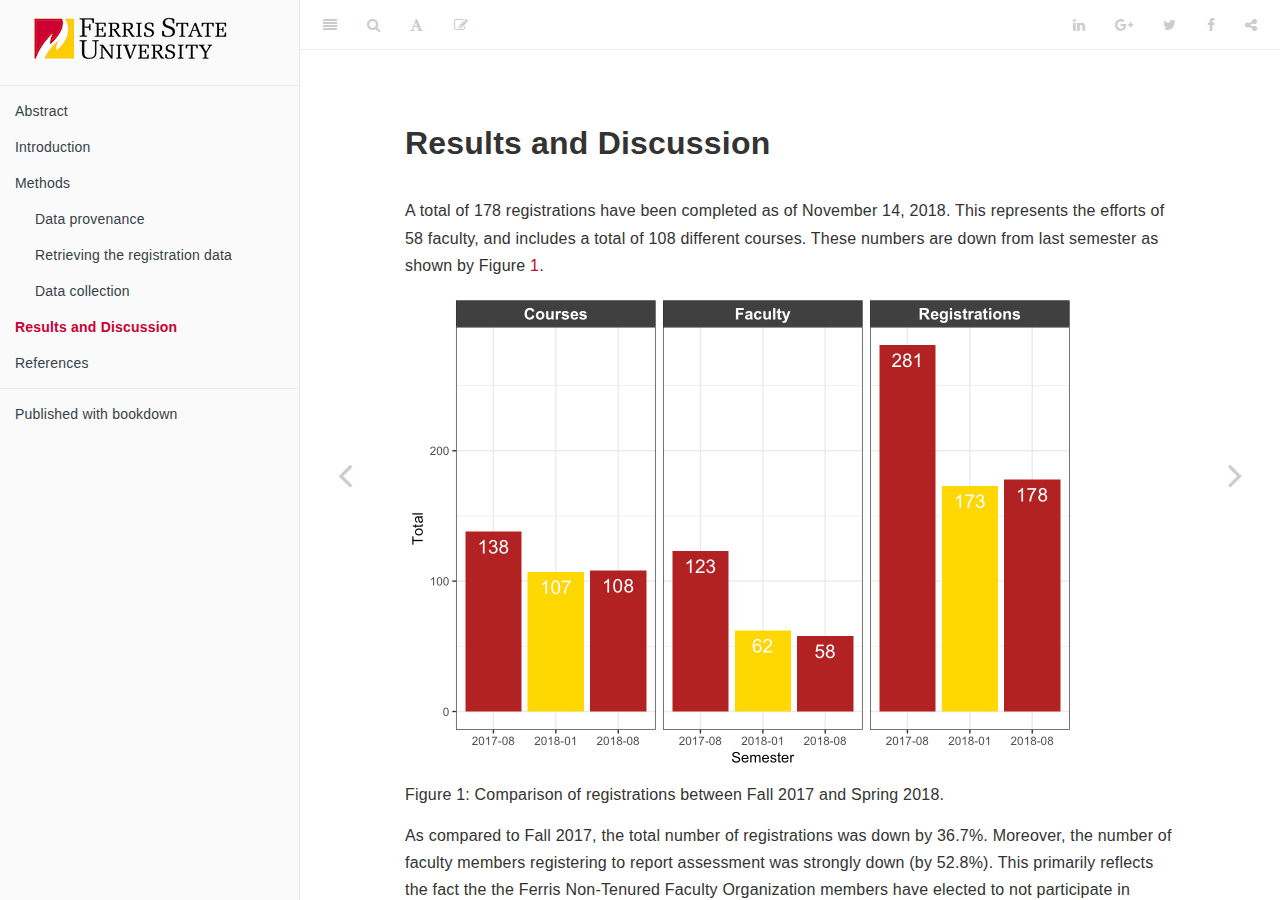
<file: docs/results.html>
<!DOCTYPE html>
<html >

<head>

  <meta charset="UTF-8">
  <meta http-equiv="X-UA-Compatible" content="IE=edge">
  <title>General Education Course Registrations</title>
  <meta name="description" content="An analysis of course registration patterns for fall 2018. This report may be used to evaluate the overall participation of units in assessment and the distribution of assessment methods.">
  <meta name="generator" content="bookdown 0.7 and GitBook 2.6.7">

  <meta property="og:title" content="General Education Course Registrations" />
  <meta property="og:type" content="book" />
  
  
  <meta property="og:description" content="An analysis of course registration patterns for fall 2018. This report may be used to evaluate the overall participation of units in assessment and the distribution of assessment methods." />
  <meta name="github-repo" content="WeeBeasties/1811" />

  <meta name="twitter:card" content="summary" />
  <meta name="twitter:title" content="General Education Course Registrations" />
  
  <meta name="twitter:description" content="An analysis of course registration patterns for fall 2018. This report may be used to evaluate the overall participation of units in assessment and the distribution of assessment methods." />
  

<meta name="author" content="Dr. Clifton Franklund">
<meta name="author" content="General Education Coordinator">



  <meta name="viewport" content="width=device-width, initial-scale=1">
  <meta name="apple-mobile-web-app-capable" content="yes">
  <meta name="apple-mobile-web-app-status-bar-style" content="black">
  
  
<link rel="prev" href="methods.html">
<link rel="next" href="references.html">
<script src="libs/jquery-2.2.3/jquery.min.js"></script>
<link href="libs/gitbook-2.6.7/css/style.css" rel="stylesheet" />
<link href="libs/gitbook-2.6.7/css/plugin-bookdown.css" rel="stylesheet" />
<link href="libs/gitbook-2.6.7/css/plugin-highlight.css" rel="stylesheet" />
<link href="libs/gitbook-2.6.7/css/plugin-search.css" rel="stylesheet" />
<link href="libs/gitbook-2.6.7/css/plugin-fontsettings.css" rel="stylesheet" />










<link rel="stylesheet" href="style.css" type="text/css" />
</head>

<body>



  <div class="book without-animation with-summary font-size-2 font-family-1" data-basepath=".">

    <div class="book-summary">
      <nav role="navigation">

<ul class="summary">
<li><a href="http://www.ferris.edu/HTMLS/academics/general-education/evidence/repository.htm" target="blank"><img src="art/logo2.png" align="center" hspace="15" vspace="5"/></a></li>

<li class="divider"></li>
<li class="chapter" data-level="" data-path="index.html"><a href="index.html"><i class="fa fa-check"></i>Abstract</a></li>
<li class="chapter" data-level="" data-path="introduction.html"><a href="introduction.html"><i class="fa fa-check"></i>Introduction</a></li>
<li class="chapter" data-level="" data-path="methods.html"><a href="methods.html"><i class="fa fa-check"></i>Methods</a><ul>
<li class="chapter" data-level="" data-path="methods.html"><a href="methods.html#data-provenance"><i class="fa fa-check"></i>Data provenance</a><ul>
<li class="chapter" data-level="" data-path="methods.html"><a href="methods.html#location-of-public-website-files"><i class="fa fa-check"></i>Location of public website files</a></li>
<li class="chapter" data-level="" data-path="methods.html"><a href="methods.html#session-information"><i class="fa fa-check"></i>Session information</a></li>
<li class="chapter" data-level="" data-path="methods.html"><a href="methods.html#processing-instructions"><i class="fa fa-check"></i>Processing instructions</a></li>
<li class="chapter" data-level="" data-path="methods.html"><a href="methods.html#citation-of-this-work"><i class="fa fa-check"></i>Citation of this work</a></li>
</ul></li>
<li class="chapter" data-level="" data-path="methods.html"><a href="methods.html#googlesheets"><i class="fa fa-check"></i>Retrieving the registration data</a></li>
<li class="chapter" data-level="" data-path="methods.html"><a href="methods.html#data"><i class="fa fa-check"></i>Data collection</a></li>
</ul></li>
<li class="chapter" data-level="" data-path="results.html"><a href="results.html"><i class="fa fa-check"></i>Results and Discussion</a></li>
<li class="chapter" data-level="" data-path="references.html"><a href="references.html"><i class="fa fa-check"></i>References</a></li>
<li class="divider"></li>
<li><a href="https://bookdown.org/yihui/bookdown/" target="blank">Published with bookdown</a></li>

</ul>

      </nav>
    </div>

    <div class="book-body">
      <div class="body-inner">
        <div class="book-header" role="navigation">
          <h1>
            <i class="fa fa-circle-o-notch fa-spin"></i><a href="./">General Education Course Registrations<a href="#fn1" class="footnoteRef" id="fnref1"><sup>1</sup></a></a>
          </h1>
        </div>

        <div class="page-wrapper" tabindex="-1" role="main">
          <div class="page-inner">

            <section class="normal" id="section-">
<div id="results" class="section level1 unnumbered">
<h1>Results and Discussion</h1>
<p>A total of 178 registrations have been completed as of November 14, 2018. This represents the efforts of 58 faculty, and includes a total of 108 different courses. These numbers are down from last semester as shown by Figure <a href="results.html#fig:comparison">1</a>.</p>
<div class="figure"><span id="fig:comparison"></span>
<img src="Report-1811_files/figure-html/comparison-1.png" alt="Comparison of registrations between Fall 2017 and Spring 2018." width="672" />
<p class="caption">
Figure 1: Comparison of registrations between Fall 2017 and Spring 2018.
</p>
</div>
<p>As compared to Fall 2017, the total number of registrations was down by 36.7%. Moreover, the number of faculty members registering to report assessment was strongly down (by 52.8%). This primarily reflects the fact the the Ferris Non-Tenured Faculty Organization members have elected to not participate in assessment. Since those members registered but did not report data last semester, the actual amound of data that we collect this semester may still be similar to that of last semester. Finally, the number of courses reporting is also down this semester (by 21.7%). It seems that for now, the number of courses being registered has leveled off.</p>
<div class="question">
<p>
Are you concerned by the decrease in registrations this semester? What factors do you think are contributing to this trend? What suggestions do you have to address the decrease in registrations?
</p>
</div>
<p>The distribution of the registrations between the eight core competencies for the spring semester is shown in Figure <a href="results.html#fig:plotByCompetency">2</a>.</p>
<div class="figure"><span id="fig:plotByCompetency"></span>
<img src="Report-1811_files/figure-html/plotByCompetency-1.png" alt="Distribution of course registrations by core competency." width="672" />
<p class="caption">
Figure 2: Distribution of course registrations by core competency.
</p>
</div>
<ul>
<li>A total of 92 exams were registered (%).<br />
</li>
<li>A total of 72 student products were registered (%).<br />
</li>
<li>A total of 14 student performances were registered (%).</li>
</ul>
<div class="figure"><span id="fig:plotByMeasure"></span>
<img src="Report-1811_files/figure-html/plotByMeasure-1.png" alt="Distribution of course registrations by standardized measure." width="672" />
<p class="caption">
Figure 3: Distribution of course registrations by standardized measure.
</p>
</div>
<div class="question">
<p>
Do you think that there are too many exams in this mix? What is the desired balance between exams, products, and performances for General Education?
</p>
</div>

</div>
<div id="disqus_thread"></div>
<script>

/**
*  RECOMMENDED CONFIGURATION VARIABLES: EDIT AND UNCOMMENT THE SECTION BELOW TO INSERT DYNAMIC VALUES FROM YOUR PLATFORM OR CMS.
*  LEARN WHY DEFINING THESE VARIABLES IS IMPORTANT: https://disqus.com/admin/universalcode/#configuration-variables*/
/*
var disqus_config = function () {
this.page.url = PAGE_URL;  // Replace PAGE_URL with your page's canonical URL variable
this.page.identifier = PAGE_IDENTIFIER; // Replace PAGE_IDENTIFIER with your page's unique identifier variable
};
*/
(function() { // DON'T EDIT BELOW THIS LINE
var d = document, s = d.createElement('script');
s.src = 'https://report-1801.disqus.com/embed.js';
s.setAttribute('data-timestamp', +new Date());
(d.head || d.body).appendChild(s);
})();
</script>
<noscript>Please enable JavaScript to view the <a href="https://disqus.com/?ref_noscript">comments powered by Disqus.</a></noscript>
            </section>

          </div>
        </div>
      </div>
<a href="methods.html" class="navigation navigation-prev " aria-label="Previous page"><i class="fa fa-angle-left"></i></a>
<a href="references.html" class="navigation navigation-next " aria-label="Next page"><i class="fa fa-angle-right"></i></a>
    </div>
  </div>
<script src="libs/gitbook-2.6.7/js/app.min.js"></script>
<script src="libs/gitbook-2.6.7/js/lunr.js"></script>
<script src="libs/gitbook-2.6.7/js/plugin-search.js"></script>
<script src="libs/gitbook-2.6.7/js/plugin-sharing.js"></script>
<script src="libs/gitbook-2.6.7/js/plugin-fontsettings.js"></script>
<script src="libs/gitbook-2.6.7/js/plugin-bookdown.js"></script>
<script src="libs/gitbook-2.6.7/js/jquery.highlight.js"></script>
<script>
gitbook.require(["gitbook"], function(gitbook) {
gitbook.start({
"sharing": {
"github": false,
"facebook": true,
"twitter": true,
"google": true,
"linkedin": true,
"weibo": false,
"instapper": false,
"vk": false,
"all": ["facebook", "google", "twitter", "linkedin", "weibo", "instapaper"]
},
"fontsettings": {
"theme": "white",
"family": "sans",
"size": 2
},
"edit": {
"link": "https://github.com/WeeBeasties/1811/blob/master/index.Rmd",
"text": "Edit"
},
"download": null,
"toc": {
"collapse": "subsection",
"edit": "https://github.com/WeeBeasties/1811/blob/master/%s",
"download": "pdf"
}
});
});
</script>

</body>

</html>
</file>
<file: docs/libs/gitbook-2.6.7/css/plugin-bookdown.css>
.book .book-header h1 {
  padding-left: 20px;
  padding-right: 20px;
}
.book .book-header.fixed {
  position: fixed;
  right: 0;
  top: 0;
  left: 0;
  border-bottom: 1px solid rgba(0,0,0,.07);
}
span.search-highlight {
  background-color: #ffff88;
}
@media (min-width: 600px) {
  .book.with-summary .book-header.fixed {
    left: 300px;
  }
}
@media (max-width: 1240px) {
  .book .book-body.fixed {
    top: 50px;
  }
  .book .book-body.fixed .body-inner {
    top: auto;
  }
}
@media (max-width: 600px) {
  .book.with-summary .book-header.fixed {
    left: calc(100% - 60px);
    min-width: 300px;
  }
  .book.with-summary .book-body {
    transform: none;
    left: calc(100% - 60px);
    min-width: 300px;
  }
  .book .book-body.fixed {
    top: 0;
  }
}

.book .book-body.fixed .body-inner {
  top: 50px;
}
.book .book-body .page-wrapper .page-inner section.normal sub, .book .book-body .page-wrapper .page-inner section.normal sup {
  font-size: 85%;
}

@media print {
  .book .book-summary, .book .book-body .book-header, .fa {
    display: none !important;
  }
  .book .book-body.fixed {
    left: 0px;
  }
  .book .book-body,.book .book-body .body-inner, .book.with-summary {
    overflow: visible !important;
  }
}
.kable_wrapper {
  border-spacing: 20px 0;
  border-collapse: separate;
  border: none;
  margin: auto;
}
.kable_wrapper > tbody > tr > td {
  vertical-align: top;
}
.book .book-body .page-wrapper .page-inner section.normal table tr.header {
  border-top-width: 2px;
}
.book .book-body .page-wrapper .page-inner section.normal table tr:last-child td {
  border-bottom-width: 2px;
}
.book .book-body .page-wrapper .page-inner section.normal table td, .book .book-body .page-wrapper .page-inner section.normal table th {
  border-left: none;
  border-right: none;
}
.book .book-body .page-wrapper .page-inner section.normal table.kable_wrapper > tbody > tr, .book .book-body .page-wrapper .page-inner section.normal table.kable_wrapper > tbody > tr > td {
  border-top: none;
}
.book .book-body .page-wrapper .page-inner section.normal table.kable_wrapper > tbody > tr:last-child > td {
    border-bottom: none;
}

div.theorem, div.lemma, div.corollary, div.proposition {
  font-style: italic;
}
span.theorem, span.lemma, span.corollary, span.proposition {
  font-style: normal;
}
div.proof:after {
  content: "\25a2";
  float: right;
}
.header-section-number {
  padding-right: .5em;
}
</file>
<file: docs/libs/gitbook-2.6.7/css/plugin-highlight.css>
.book .book-body .page-wrapper .page-inner section.normal pre,
.book .book-body .page-wrapper .page-inner section.normal code {
  /* http://jmblog.github.com/color-themes-for-google-code-highlightjs */
  /* Tomorrow Comment */
  /* Tomorrow Red */
  /* Tomorrow Orange */
  /* Tomorrow Yellow */
  /* Tomorrow Green */
  /* Tomorrow Aqua */
  /* Tomorrow Blue */
  /* Tomorrow Purple */
}
.book .book-body .page-wrapper .page-inner section.normal pre .hljs-comment,
.book .book-body .page-wrapper .page-inner section.normal code .hljs-comment,
.book .book-body .page-wrapper .page-inner section.normal pre .hljs-title,
.book .book-body .page-wrapper .page-inner section.normal code .hljs-title {
  color: #8e908c;
}
.book .book-body .page-wrapper .page-inner section.normal pre .hljs-variable,
.book .book-body .page-wrapper .page-inner section.normal code .hljs-variable,
.book .book-body .page-wrapper .page-inner section.normal pre .hljs-attribute,
.book .book-body .page-wrapper .page-inner section.normal code .hljs-attribute,
.book .book-body .page-wrapper .page-inner section.normal pre .hljs-tag,
.book .book-body .page-wrapper .page-inner section.normal code .hljs-tag,
.book .book-body .page-wrapper .page-inner section.normal pre .hljs-regexp,
.book .book-body .page-wrapper .page-inner section.normal code .hljs-regexp,
.book .book-body .page-wrapper .page-inner section.normal pre .ruby .hljs-constant,
.book .book-body .page-wrapper .page-inner section.normal code .ruby .hljs-constant,
.book .book-body .page-wrapper .page-inner section.normal pre .xml .hljs-tag .hljs-title,
.book .book-body .page-wrapper .page-inner section.normal code .xml .hljs-tag .hljs-title,
.book .book-body .page-wrapper .page-inner section.normal pre .xml .hljs-pi,
.book .book-body .page-wrapper .page-inner section.normal code .xml .hljs-pi,
.book .book-body .page-wrapper .page-inner section.normal pre .xml .hljs-doctype,
.book .book-body .page-wrapper .page-inner section.normal code .xml .hljs-doctype,
.book .book-body .page-wrapper .page-inner section.normal pre .html .hljs-doctype,
.book .book-body .page-wrapper .page-inner section.normal code .html .hljs-doctype,
.book .book-body .page-wrapper .page-inner section.normal pre .css .hljs-id,
.book .book-body .page-wrapper .page-inner section.normal code .css .hljs-id,
.book .book-body .page-wrapper .page-inner section.normal pre .css .hljs-class,
.book .book-body .page-wrapper .page-inner section.normal code .css .hljs-class,
.book .book-body .page-wrapper .page-inner section.normal pre .css .hljs-pseudo,
.book .book-body .page-wrapper .page-inner section.normal code .css .hljs-pseudo {
  color: #c82829;
}
.book .book-body .page-wrapper .page-inner section.normal pre .hljs-number,
.book .book-body .page-wrapper .page-inner section.normal code .hljs-number,
.book .book-body .page-wrapper .page-inner section.normal pre .hljs-preprocessor,
.book .book-body .page-wrapper .page-inner section.normal code .hljs-preprocessor,
.book .book-body .page-wrapper .page-inner section.normal pre .hljs-pragma,
.book .book-body .page-wrapper .page-inner section.normal code .hljs-pragma,
.book .book-body .page-wrapper .page-inner section.normal pre .hljs-built_in,
.book .book-body .page-wrapper .page-inner section.normal code .hljs-built_in,
.book .book-body .page-wrapper .page-inner section.normal pre .hljs-literal,
.book .book-body .page-wrapper .page-inner section.normal code .hljs-literal,
.book .book-body .page-wrapper .page-inner section.normal pre .hljs-params,
.book .book-body .page-wrapper .page-inner section.normal code .hljs-params,
.book .book-body .page-wrapper .page-inner section.normal pre .hljs-constant,
.book .book-body .page-wrapper .page-inner section.normal code .hljs-constant {
  color: #f5871f;
}
.book .book-body .page-wrapper .page-inner section.normal pre .ruby .hljs-class .hljs-title,
.book .book-body .page-wrapper .page-inner section.normal code .ruby .hljs-class .hljs-title,
.book .book-body .page-wrapper .page-inner section.normal pre .css .hljs-rules .hljs-attribute,
.book .book-body .page-wrapper .page-inner section.normal code .css .hljs-rules .hljs-attribute {
  color: #eab700;
}
.book .book-body .page-wrapper .page-inner section.normal pre .hljs-string,
.book .book-body .page-wrapper .page-inner section.normal code .hljs-string,
.book .book-body .page-wrapper .page-inner section.normal pre .hljs-value,
.book .book-body .page-wrapper .page-inner section.normal code .hljs-value,
.book .book-body .page-wrapper .page-inner section.normal pre .hljs-inheritance,
.book .book-body .page-wrapper .page-inner section.normal code .hljs-inheritance,
.book .book-body .page-wrapper .page-inner section.normal pre .hljs-header,
.book .book-body .page-wrapper .page-inner section.normal code .hljs-header,
.book .book-body .page-wrapper .page-inner section.normal pre .ruby .hljs-symbol,
.book .book-body .page-wrapper .page-inner section.normal code .ruby .hljs-symbol,
.book .book-body .page-wrapper .page-inner section.normal pre .xml .hljs-cdata,
.book .book-body .page-wrapper .page-inner section.normal code .xml .hljs-cdata {
  color: #718c00;
}
.book .book-body .page-wrapper .page-inner section.normal pre .css .hljs-hexcolor,
.book .book-body .page-wrapper .page-inner section.normal code .css .hljs-hexcolor {
  color: #3e999f;
}
.book .book-body .page-wrapper .page-inner section.normal pre .hljs-function,
.book .book-body .page-wrapper .page-inner section.normal code .hljs-function,
.book .book-body .page-wrapper .page-inner section.normal pre .python .hljs-decorator,
.book .book-body .page-wrapper .page-inner section.normal code .python .hljs-decorator,
.book .book-body .page-wrapper .page-inner section.normal pre .python .hljs-title,
.book .book-body .page-wrapper .page-inner section.normal code .python .hljs-title,
.book .book-body .page-wrapper .page-inner section.normal pre .ruby .hljs-function .hljs-title,
.book .book-body .page-wrapper .page-inner section.normal code .ruby .hljs-function .hljs-title,
.book .book-body .page-wrapper .page-inner section.normal pre .ruby .hljs-title .hljs-keyword,
.book .book-body .page-wrapper .page-inner section.normal code .ruby .hljs-title .hljs-keyword,
.book .book-body .page-wrapper .page-inner section.normal pre .perl .hljs-sub,
.book .book-body .page-wrapper .page-inner section.normal code .perl .hljs-sub,
.book .book-body .page-wrapper .page-inner section.normal pre .javascript .hljs-title,
.book .book-body .page-wrapper .page-inner section.normal code .javascript .hljs-title,
.book .book-body .page-wrapper .page-inner section.normal pre .coffeescript .hljs-title,
.book .book-body .page-wrapper .page-inner section.normal code .coffeescript .hljs-title {
  color: #4271ae;
}
.book .book-body .page-wrapper .page-inner section.normal pre .hljs-keyword,
.book .book-body .page-wrapper .page-inner section.normal code .hljs-keyword,
.book .book-body .page-wrapper .page-inner section.normal pre .javascript .hljs-function,
.book .book-body .page-wrapper .page-inner section.normal code .javascript .hljs-function {
  color: #8959a8;
}
.book .book-body .page-wrapper .page-inner section.normal pre .hljs,
.book .book-body .page-wrapper .page-inner section.normal code .hljs {
  display: block;
  background: white;
  color: #4d4d4c;
  padding: 0.5em;
}
.book .book-body .page-wrapper .page-inner section.normal pre .coffeescript .javascript,
.book .book-body .page-wrapper .page-inner section.normal code .coffeescript .javascript,
.book .book-body .page-wrapper .page-inner section.normal pre .javascript .xml,
.book .book-body .page-wrapper .page-inner section.normal code .javascript .xml,
.book .book-body .page-wrapper .page-inner section.normal pre .tex .hljs-formula,
.book .book-body .page-wrapper .page-inner section.normal code .tex .hljs-formula,
.book .book-body .page-wrapper .page-inner section.normal pre .xml .javascript,
.book .book-body .page-wrapper .page-inner section.normal code .xml .javascript,
.book .book-body .page-wrapper .page-inner section.normal pre .xml .vbscript,
.book .book-body .page-wrapper .page-inner section.normal code .xml .vbscript,
.book .book-body .page-wrapper .page-inner section.normal pre .xml .css,
.book .book-body .page-wrapper .page-inner section.normal code .xml .css,
.book .book-body .page-wrapper .page-inner section.normal pre .xml .hljs-cdata,
.book .book-body .page-wrapper .page-inner section.normal code .xml .hljs-cdata {
  opacity: 0.5;
}
.book.color-theme-1 .book-body .page-wrapper .page-inner section.normal pre,
.book.color-theme-1 .book-body .page-wrapper .page-inner section.normal code {
  /*

Orginal Style from ethanschoonover.com/solarized (c) Jeremy Hull <sourdrums@gmail.com>

*/
  /* Solarized Green */
  /* Solarized Cyan */
  /* Solarized Blue */
  /* Solarized Yellow */
  /* Solarized Orange */
  /* Solarized Red */
  /* Solarized Violet */
}
.book.color-theme-1 .book-body .page-wrapper .page-inner section.normal pre .hljs,
.book.color-theme-1 .book-body .page-wrapper .page-inner section.normal code .hljs {
  display: block;
  padding: 0.5em;
  background: #fdf6e3;
  color: #657b83;
}
.book.color-theme-1 .book-body .page-wrapper .page-inner section.normal pre .hljs-comment,
.book.color-theme-1 .book-body .page-wrapper .page-inner section.normal code .hljs-comment,
.book.color-theme-1 .book-body .page-wrapper .page-inner section.normal pre .hljs-template_comment,
.book.color-theme-1 .book-body .page-wrapper .page-inner section.normal code .hljs-template_comment,
.book.color-theme-1 .book-body .page-wrapper .page-inner section.normal pre .diff .hljs-header,
.book.color-theme-1 .book-body .page-wrapper .page-inner section.normal code .diff .hljs-header,
.book.color-theme-1 .book-body .page-wrapper .page-inner section.normal pre .hljs-doctype,
.book.color-theme-1 .book-body .page-wrapper .page-inner section.normal code .hljs-doctype,
.book.color-theme-1 .book-body .page-wrapper .page-inner section.normal pre .hljs-pi,
.book.color-theme-1 .book-body .page-wrapper .page-inner section.normal code .hljs-pi,
.book.color-theme-1 .book-body .page-wrapper .page-inner section.normal pre .lisp .hljs-string,
.book.color-theme-1 .book-body .page-wrapper .page-inner section.normal code .lisp .hljs-string,
.book.color-theme-1 .book-body .page-wrapper .page-inner section.normal pre .hljs-javadoc,
.book.color-theme-1 .book-body .page-wrapper .page-inner section.normal code .hljs-javadoc {
  color: #93a1a1;
}
.book.color-theme-1 .book-body .page-wrapper .page-inner section.normal pre .hljs-keyword,
.book.color-theme-1 .book-body .page-wrapper .page-inner section.normal code .hljs-keyword,
.book.color-theme-1 .book-body .page-wrapper .page-inner section.normal pre .hljs-winutils,
.book.color-theme-1 .book-body .page-wrapper .page-inner section.normal code .hljs-winutils,
.book.color-theme-1 .book-body .page-wrapper .page-inner section.normal pre .method,
.book.color-theme-1 .book-body .page-wrapper .page-inner section.normal code .method,
.book.color-theme-1 .book-body .page-wrapper .page-inner section.normal pre .hljs-addition,
.book.color-theme-1 .book-body .page-wrapper .page-inner section.normal code .hljs-addition,
.book.color-theme-1 .book-body .page-wrapper .page-inner section.normal pre .css .hljs-tag,
.book.color-theme-1 .book-body .page-wrapper .page-inner section.normal code .css .hljs-tag,
.book.color-theme-1 .book-body .page-wrapper .page-inner section.normal pre .hljs-request,
.book.color-theme-1 .book-body .page-wrapper .page-inner section.normal code .hljs-request,
.book.color-theme-1 .book-body .page-wrapper .page-inner section.normal pre .hljs-status,
.book.color-theme-1 .book-body .page-wrapper .page-inner section.normal code .hljs-status,
.book.color-theme-1 .book-body .page-wrapper .page-inner section.normal pre .nginx .hljs-title,
.book.color-theme-1 .book-body .page-wrapper .page-inner section.normal code .nginx .hljs-title {
  color: #859900;
}
.book.color-theme-1 .book-body .page-wrapper .page-inner section.normal pre .hljs-number,
.book.color-theme-1 .book-body .page-wrapper .page-inner section.normal code .hljs-number,
.book.color-theme-1 .book-body .page-wrapper .page-inner section.normal pre .hljs-command,
.book.color-theme-1 .book-body .page-wrapper .page-inner section.normal code .hljs-command,
.book.color-theme-1 .book-body .page-wrapper .page-inner section.normal pre .hljs-string,
.book.color-theme-1 .book-body .page-wrapper .page-inner section.normal code .hljs-string,
.book.color-theme-1 .book-body .page-wrapper .page-inner section.normal pre .hljs-tag .hljs-value,
.book.color-theme-1 .book-body .page-wrapper .page-inner section.normal code .hljs-tag .hljs-value,
.book.color-theme-1 .book-body .page-wrapper .page-inner section.normal pre .hljs-rules .hljs-value,
.book.color-theme-1 .book-body .page-wrapper .page-inner section.normal code .hljs-rules .hljs-value,
.book.color-theme-1 .book-body .page-wrapper .page-inner section.normal pre .hljs-phpdoc,
.book.color-theme-1 .book-body .page-wrapper .page-inner section.normal code .hljs-phpdoc,
.book.color-theme-1 .book-body .page-wrapper .page-inner section.normal pre .tex .hljs-formula,
.book.color-theme-1 .book-body .page-wrapper .page-inner section.normal code .tex .hljs-formula,
.book.color-theme-1 .book-body .page-wrapper .page-inner section.normal pre .hljs-regexp,
.book.color-theme-1 .book-body .page-wrapper .page-inner section.normal code .hljs-regexp,
.book.color-theme-1 .book-body .page-wrapper .page-inner section.normal pre .hljs-hexcolor,
.book.color-theme-1 .book-body .page-wrapper .page-inner section.normal code .hljs-hexcolor,
.book.color-theme-1 .book-body .page-wrapper .page-inner section.normal pre .hljs-link_url,
.book.color-theme-1 .book-body .page-wrapper .page-inner section.normal code .hljs-link_url {
  color: #2aa198;
}
.book.color-theme-1 .book-body .page-wrapper .page-inner section.normal pre .hljs-title,
.book.color-theme-1 .book-body .page-wrapper .page-inner section.normal code .hljs-title,
.book.color-theme-1 .book-body .page-wrapper .page-inner section.normal pre .hljs-localvars,
.book.color-theme-1 .book-body .page-wrapper .page-inner section.normal code .hljs-localvars,
.book.color-theme-1 .book-body .page-wrapper .page-inner section.normal pre .hljs-chunk,
.book.color-theme-1 .book-body .page-wrapper .page-inner section.normal code .hljs-chunk,
.book.color-theme-1 .book-body .page-wrapper .page-inner section.normal pre .hljs-decorator,
.book.color-theme-1 .book-body .page-wrapper .page-inner section.normal code .hljs-decorator,
.book.color-theme-1 .book-body .page-wrapper .page-inner section.normal pre .hljs-built_in,
.book.color-theme-1 .book-body .page-wrapper .page-inner section.normal code .hljs-built_in,
.book.color-theme-1 .book-body .page-wrapper .page-inner section.normal pre .hljs-identifier,
.book.color-theme-1 .book-body .page-wrapper .page-inner section.normal code .hljs-identifier,
.book.color-theme-1 .book-body .page-wrapper .page-inner section.normal pre .vhdl .hljs-literal,
.book.color-theme-1 .book-body .page-wrapper .page-inner section.normal code .vhdl .hljs-literal,
.book.color-theme-1 .book-body .page-wrapper .page-inner section.normal pre .hljs-id,
.book.color-theme-1 .book-body .page-wrapper .page-inner section.normal code .hljs-id,
.book.color-theme-1 .book-body .page-wrapper .page-inner section.normal pre .css .hljs-function,
.book.color-theme-1 .book-body .page-wrapper .page-inner section.normal code .css .hljs-function {
  color: #268bd2;
}
.book.color-theme-1 .book-body .page-wrapper .page-inner section.normal pre .hljs-attribute,
.book.color-theme-1 .book-body .page-wrapper .page-inner section.normal code .hljs-attribute,
.book.color-theme-1 .book-body .page-wrapper .page-inner section.normal pre .hljs-variable,
.book.color-theme-1 .book-body .page-wrapper .page-inner section.normal code .hljs-variable,
.book.color-theme-1 .book-body .page-wrapper .page-inner section.normal pre .lisp .hljs-body,
.book.color-theme-1 .book-body .page-wrapper .page-inner section.normal code .lisp .hljs-body,
.book.color-theme-1 .book-body .page-wrapper .page-inner section.normal pre .smalltalk .hljs-number,
.book.color-theme-1 .book-body .page-wrapper .page-inner section.normal code .smalltalk .hljs-number,
.book.color-theme-1 .book-body .page-wrapper .page-inner section.normal pre .hljs-constant,
.book.color-theme-1 .book-body .page-wrapper .page-inner section.normal code .hljs-constant,
.book.color-theme-1 .book-body .page-wrapper .page-inner section.normal pre .hljs-class .hljs-title,
.book.color-theme-1 .book-body .page-wrapper .page-inner section.normal code .hljs-class .hljs-title,
.book.color-theme-1 .book-body .page-wrapper .page-inner section.normal pre .hljs-parent,
.book.color-theme-1 .book-body .page-wrapper .page-inner section.normal code .hljs-parent,
.book.color-theme-1 .book-body .page-wrapper .page-inner section.normal pre .haskell .hljs-type,
.book.color-theme-1 .book-body .page-wrapper .page-inner section.normal code .haskell .hljs-type,
.book.color-theme-1 .book-body .page-wrapper .page-inner section.normal pre .hljs-link_reference,
.book.color-theme-1 .book-body .page-wrapper .page-inner section.normal code .hljs-link_reference {
  color: #b58900;
}
.book.color-theme-1 .book-body .page-wrapper .page-inner section.normal pre .hljs-preprocessor,
.book.color-theme-1 .book-body .page-wrapper .page-inner section.normal code .hljs-preprocessor,
.book.color-theme-1 .book-body .page-wrapper .page-inner section.normal pre .hljs-preprocessor .hljs-keyword,
.book.color-theme-1 .book-body .page-wrapper .page-inner section.normal code .hljs-preprocessor .hljs-keyword,
.book.color-theme-1 .book-body .page-wrapper .page-inner section.normal pre .hljs-pragma,
.book.color-theme-1 .book-body .page-wrapper .page-inner section.normal code .hljs-pragma,
.book.color-theme-1 .book-body .page-wrapper .page-inner section.normal pre .hljs-shebang,
.book.color-theme-1 .book-body .page-wrapper .page-inner section.normal code .hljs-shebang,
.book.color-theme-1 .book-body .page-wrapper .page-inner section.normal pre .hljs-symbol,
.book.color-theme-1 .book-body .page-wrapper .page-inner section.normal code .hljs-symbol,
.book.color-theme-1 .book-body .page-wrapper .page-inner section.normal pre .hljs-symbol .hljs-string,
.book.color-theme-1 .book-body .page-wrapper .page-inner section.normal code .hljs-symbol .hljs-string,
.book.color-theme-1 .book-body .page-wrapper .page-inner section.normal pre .diff .hljs-change,
.book.color-theme-1 .book-body .page-wrapper .page-inner section.normal code .diff .hljs-change,
.book.color-theme-1 .book-body .page-wrapper .page-inner section.normal pre .hljs-special,
.book.color-theme-1 .book-body .page-wrapper .page-inner section.normal code .hljs-special,
.book.color-theme-1 .book-body .page-wrapper .page-inner section.normal pre .hljs-attr_selector,
.book.color-theme-1 .book-body .page-wrapper .page-inner section.normal code .hljs-attr_selector,
.book.color-theme-1 .book-body .page-wrapper .page-inner section.normal pre .hljs-subst,
.book.color-theme-1 .book-body .page-wrapper .page-inner section.normal code .hljs-subst,
.book.color-theme-1 .book-body .page-wrapper .page-inner section.normal pre .hljs-cdata,
.book.color-theme-1 .book-body .page-wrapper .page-inner section.normal code .hljs-cdata,
.book.color-theme-1 .book-body .page-wrapper .page-inner section.normal pre .clojure .hljs-title,
.book.color-theme-1 .book-body .page-wrapper .page-inner section.normal code .clojure .hljs-title,
.book.color-theme-1 .book-body .page-wrapper .page-inner section.normal pre .css .hljs-pseudo,
.book.color-theme-1 .book-body .page-wrapper .page-inner section.normal code .css .hljs-pseudo,
.book.color-theme-1 .book-body .page-wrapper .page-inner section.normal pre .hljs-header,
.book.color-theme-1 .book-body .page-wrapper .page-inner section.normal code .hljs-header {
  color: #cb4b16;
}
.book.color-theme-1 .book-body .page-wrapper .page-inner section.normal pre .hljs-deletion,
.book.color-theme-1 .book-body .page-wrapper .page-inner section.normal code .hljs-deletion,
.book.color-theme-1 .book-body .page-wrapper .page-inner section.normal pre .hljs-important,
.book.color-theme-1 .book-body .page-wrapper .page-inner section.normal code .hljs-important {
  color: #dc322f;
}
.book.color-theme-1 .book-body .page-wrapper .page-inner section.normal pre .hljs-link_label,
.book.color-theme-1 .book-body .page-wrapper .page-inner section.normal code .hljs-link_label {
  color: #6c71c4;
}
.book.color-theme-1 .book-body .page-wrapper .page-inner section.normal pre .tex .hljs-formula,
.book.color-theme-1 .book-body .page-wrapper .page-inner section.normal code .tex .hljs-formula {
  background: #eee8d5;
}
.book.color-theme-2 .book-body .page-wrapper .page-inner section.normal pre,
.book.color-theme-2 .book-body .page-wrapper .page-inner section.normal code {
  /* Tomorrow Night Bright Theme */
  /* Original theme - https://github.com/chriskempson/tomorrow-theme */
  /* http://jmblog.github.com/color-themes-for-google-code-highlightjs */
  /* Tomorrow Comment */
  /* Tomorrow Red */
  /* Tomorrow Orange */
  /* Tomorrow Yellow */
  /* Tomorrow Green */
  /* Tomorrow Aqua */
  /* Tomorrow Blue */
  /* Tomorrow Purple */
}
.book.color-theme-2 .book-body .page-wrapper .page-inner section.normal pre .hljs-comment,
.book.color-theme-2 .book-body .page-wrapper .page-inner section.normal code .hljs-comment,
.book.color-theme-2 .book-body .page-wrapper .page-inner section.normal pre .hljs-title,
.book.color-theme-2 .book-body .page-wrapper .page-inner section.normal code .hljs-title {
  color: #969896;
}
.book.color-theme-2 .book-body .page-wrapper .page-inner section.normal pre .hljs-variable,
.book.color-theme-2 .book-body .page-wrapper .page-inner section.normal code .hljs-variable,
.book.color-theme-2 .book-body .page-wrapper .page-inner section.normal pre .hljs-attribute,
.book.color-theme-2 .book-body .page-wrapper .page-inner section.normal code .hljs-attribute,
.book.color-theme-2 .book-body .page-wrapper .page-inner section.normal pre .hljs-tag,
.book.color-theme-2 .book-body .page-wrapper .page-inner section.normal code .hljs-tag,
.book.color-theme-2 .book-body .page-wrapper .page-inner section.normal pre .hljs-regexp,
.book.color-theme-2 .book-body .page-wrapper .page-inner section.normal code .hljs-regexp,
.book.color-theme-2 .book-body .page-wrapper .page-inner section.normal pre .ruby .hljs-constant,
.book.color-theme-2 .book-body .page-wrapper .page-inner section.normal code .ruby .hljs-constant,
.book.color-theme-2 .book-body .page-wrapper .page-inner section.normal pre .xml .hljs-tag .hljs-title,
.book.color-theme-2 .book-body .page-wrapper .page-inner section.normal code .xml .hljs-tag .hljs-title,
.book.color-theme-2 .book-body .page-wrapper .page-inner section.normal pre .xml .hljs-pi,
.book.color-theme-2 .book-body .page-wrapper .page-inner section.normal code .xml .hljs-pi,
.book.color-theme-2 .book-body .page-wrapper .page-inner section.normal pre .xml .hljs-doctype,
.book.color-theme-2 .book-body .page-wrapper .page-inner section.normal code .xml .hljs-doctype,
.book.color-theme-2 .book-body .page-wrapper .page-inner section.normal pre .html .hljs-doctype,
.book.color-theme-2 .book-body .page-wrapper .page-inner section.normal code .html .hljs-doctype,
.book.color-theme-2 .book-body .page-wrapper .page-inner section.normal pre .css .hljs-id,
.book.color-theme-2 .book-body .page-wrapper .page-inner section.normal code .css .hljs-id,
.book.color-theme-2 .book-body .page-wrapper .page-inner section.normal pre .css .hljs-class,
.book.color-theme-2 .book-body .page-wrapper .page-inner section.normal code .css .hljs-class,
.book.color-theme-2 .book-body .page-wrapper .page-inner section.normal pre .css .hljs-pseudo,
.book.color-theme-2 .book-body .page-wrapper .page-inner section.normal code .css .hljs-pseudo {
  color: #d54e53;
}
.book.color-theme-2 .book-body .page-wrapper .page-inner section.normal pre .hljs-number,
.book.color-theme-2 .book-body .page-wrapper .page-inner section.normal code .hljs-number,
.book.color-theme-2 .book-body .page-wrapper .page-inner section.normal pre .hljs-preprocessor,
.book.color-theme-2 .book-body .page-wrapper .page-inner section.normal code .hljs-preprocessor,
.book.color-theme-2 .book-body .page-wrapper .page-inner section.normal pre .hljs-pragma,
.book.color-theme-2 .book-body .page-wrapper .page-inner section.normal code .hljs-pragma,
.book.color-theme-2 .book-body .page-wrapper .page-inner section.normal pre .hljs-built_in,
.book.color-theme-2 .book-body .page-wrapper .page-inner section.normal code .hljs-built_in,
.book.color-theme-2 .book-body .page-wrapper .page-inner section.normal pre .hljs-literal,
.book.color-theme-2 .book-body .page-wrapper .page-inner section.normal code .hljs-literal,
.book.color-theme-2 .book-body .page-wrapper .page-inner section.normal pre .hljs-params,
.book.color-theme-2 .book-body .page-wrapper .page-inner section.normal code .hljs-params,
.book.color-theme-2 .book-body .page-wrapper .page-inner section.normal pre .hljs-constant,
.book.color-theme-2 .book-body .page-wrapper .page-inner section.normal code .hljs-constant {
  color: #e78c45;
}
.book.color-theme-2 .book-body .page-wrapper .page-inner section.normal pre .ruby .hljs-class .hljs-title,
.book.color-theme-2 .book-body .page-wrapper .page-inner section.normal code .ruby .hljs-class .hljs-title,
.book.color-theme-2 .book-body .page-wrapper .page-inner section.normal pre .css .hljs-rules .hljs-attribute,
.book.color-theme-2 .book-body .page-wrapper .page-inner section.normal code .css .hljs-rules .hljs-attribute {
  color: #e7c547;
}
.book.color-theme-2 .book-body .page-wrapper .page-inner section.normal pre .hljs-string,
.book.color-theme-2 .book-body .page-wrapper .page-inner section.normal code .hljs-string,
.book.color-theme-2 .book-body .page-wrapper .page-inner section.normal pre .hljs-value,
.book.color-theme-2 .book-body .page-wrapper .page-inner section.normal code .hljs-value,
.book.color-theme-2 .book-body .page-wrapper .page-inner section.normal pre .hljs-inheritance,
.book.color-theme-2 .book-body .page-wrapper .page-inner section.normal code .hljs-inheritance,
.book.color-theme-2 .book-body .page-wrapper .page-inner section.normal pre .hljs-header,
.book.color-theme-2 .book-body .page-wrapper .page-inner section.normal code .hljs-header,
.book.color-theme-2 .book-body .page-wrapper .page-inner section.normal pre .ruby .hljs-symbol,
.book.color-theme-2 .book-body .page-wrapper .page-inner section.normal code .ruby .hljs-symbol,
.book.color-theme-2 .book-body .page-wrapper .page-inner section.normal pre .xml .hljs-cdata,
.book.color-theme-2 .book-body .page-wrapper .page-inner section.normal code .xml .hljs-cdata {
  color: #b9ca4a;
}
.book.color-theme-2 .book-body .page-wrapper .page-inner section.normal pre .css .hljs-hexcolor,
.book.color-theme-2 .book-body .page-wrapper .page-inner section.normal code .css .hljs-hexcolor {
  color: #70c0b1;
}
.book.color-theme-2 .book-body .page-wrapper .page-inner section.normal pre .hljs-function,
.book.color-theme-2 .book-body .page-wrapper .page-inner section.normal code .hljs-function,
.book.color-theme-2 .book-body .page-wrapper .page-inner section.normal pre .python .hljs-decorator,
.book.color-theme-2 .book-body .page-wrapper .page-inner section.normal code .python .hljs-decorator,
.book.color-theme-2 .book-body .page-wrapper .page-inner section.normal pre .python .hljs-title,
.book.color-theme-2 .book-body .page-wrapper .page-inner section.normal code .python .hljs-title,
.book.color-theme-2 .book-body .page-wrapper .page-inner section.normal pre .ruby .hljs-function .hljs-title,
.book.color-theme-2 .book-body .page-wrapper .page-inner section.normal code .ruby .hljs-function .hljs-title,
.book.color-theme-2 .book-body .page-wrapper .page-inner section.normal pre .ruby .hljs-title .hljs-keyword,
.book.color-theme-2 .book-body .page-wrapper .page-inner section.normal code .ruby .hljs-title .hljs-keyword,
.book.color-theme-2 .book-body .page-wrapper .page-inner section.normal pre .perl .hljs-sub,
.book.color-theme-2 .book-body .page-wrapper .page-inner section.normal code .perl .hljs-sub,
.book.color-theme-2 .book-body .page-wrapper .page-inner section.normal pre .javascript .hljs-title,
.book.color-theme-2 .book-body .page-wrapper .page-inner section.normal code .javascript .hljs-title,
.book.color-theme-2 .book-body .page-wrapper .page-inner section.normal pre .coffeescript .hljs-title,
.book.color-theme-2 .book-body .page-wrapper .page-inner section.normal code .coffeescript .hljs-title {
  color: #7aa6da;
}
.book.color-theme-2 .book-body .page-wrapper .page-inner section.normal pre .hljs-keyword,
.book.color-theme-2 .book-body .page-wrapper .page-inner section.normal code .hljs-keyword,
.book.color-theme-2 .book-body .page-wrapper .page-inner section.normal pre .javascript .hljs-function,
.book.color-theme-2 .book-body .page-wrapper .page-inner section.normal code .javascript .hljs-function {
  color: #c397d8;
}
.book.color-theme-2 .book-body .page-wrapper .page-inner section.normal pre .hljs,
.book.color-theme-2 .book-body .page-wrapper .page-inner section.normal code .hljs {
  display: block;
  background: black;
  color: #eaeaea;
  padding: 0.5em;
}
.book.color-theme-2 .book-body .page-wrapper .page-inner section.normal pre .coffeescript .javascript,
.book.color-theme-2 .book-body .page-wrapper .page-inner section.normal code .coffeescript .javascript,
.book.color-theme-2 .book-body .page-wrapper .page-inner section.normal pre .javascript .xml,
.book.color-theme-2 .book-body .page-wrapper .page-inner section.normal code .javascript .xml,
.book.color-theme-2 .book-body .page-wrapper .page-inner section.normal pre .tex .hljs-formula,
.book.color-theme-2 .book-body .page-wrapper .page-inner section.normal code .tex .hljs-formula,
.book.color-theme-2 .book-body .page-wrapper .page-inner section.normal pre .xml .javascript,
.book.color-theme-2 .book-body .page-wrapper .page-inner section.normal code .xml .javascript,
.book.color-theme-2 .book-body .page-wrapper .page-inner section.normal pre .xml .vbscript,
.book.color-theme-2 .book-body .page-wrapper .page-inner section.normal code .xml .vbscript,
.book.color-theme-2 .book-body .page-wrapper .page-inner section.normal pre .xml .css,
.book.color-theme-2 .book-body .page-wrapper .page-inner section.normal code .xml .css,
.book.color-theme-2 .book-body .page-wrapper .page-inner section.normal pre .xml .hljs-cdata,
.book.color-theme-2 .book-body .page-wrapper .page-inner section.normal code .xml .hljs-cdata {
  opacity: 0.5;
}
</file>
<file: docs/libs/gitbook-2.6.7/css/plugin-search.css>
.book .book-summary .book-search {
  padding: 6px;
  background: transparent;
  position: absolute;
  top: -50px;
  left: 0px;
  right: 0px;
  transition: top 0.5s ease;
}
.book .book-summary .book-search input,
.book .book-summary .book-search input:focus,
.book .book-summary .book-search input:hover {
  width: 100%;
  background: transparent;
  border: 1px solid #ccc;
  box-shadow: none;
  outline: none;
  line-height: 22px;
  padding: 7px 4px;
  color: inherit;
  box-sizing: border-box;
}
.book.with-search .book-summary .book-search {
  top: 0px;
}
.book.with-search .book-summary ul.summary {
  top: 50px;
}
</file>
<file: docs/libs/gitbook-2.6.7/css/plugin-fontsettings.css>
/*
 * Theme 1
 */
.color-theme-1 .dropdown-menu {
  background-color: #111111;
  border-color: #7e888b;
}
.color-theme-1 .dropdown-menu .dropdown-caret .caret-inner {
  border-bottom: 9px solid #111111;
}
.color-theme-1 .dropdown-menu .buttons {
  border-color: #7e888b;
}
.color-theme-1 .dropdown-menu .button {
  color: #afa790;
}
.color-theme-1 .dropdown-menu .button:hover {
  color: #73553c;
}
/*
 * Theme 2
 */
.color-theme-2 .dropdown-menu {
  background-color: #2d3143;
  border-color: #272a3a;
}
.color-theme-2 .dropdown-menu .dropdown-caret .caret-inner {
  border-bottom: 9px solid #2d3143;
}
.color-theme-2 .dropdown-menu .buttons {
  border-color: #272a3a;
}
.color-theme-2 .dropdown-menu .button {
  color: #62677f;
}
.color-theme-2 .dropdown-menu .button:hover {
  color: #f4f4f5;
}
.book .book-header .font-settings .font-enlarge {
  line-height: 30px;
  font-size: 1.4em;
}
.book .book-header .font-settings .font-reduce {
  line-height: 30px;
  font-size: 1em;
}
.book.color-theme-1 .book-body {
  color: #704214;
  background: #f3eacb;
}
.book.color-theme-1 .book-body .page-wrapper .page-inner section {
  background: #f3eacb;
}
.book.color-theme-2 .book-body {
  color: #bdcadb;
  background: #1c1f2b;
}
.book.color-theme-2 .book-body .page-wrapper .page-inner section {
  background: #1c1f2b;
}
.book.font-size-0 .book-body .page-inner section {
  font-size: 1.2rem;
}
.book.font-size-1 .book-body .page-inner section {
  font-size: 1.4rem;
}
.book.font-size-2 .book-body .page-inner section {
  font-size: 1.6rem;
}
.book.font-size-3 .book-body .page-inner section {
  font-size: 2.2rem;
}
.book.font-size-4 .book-body .page-inner section {
  font-size: 4rem;
}
.book.font-family-0 {
  font-family: Georgia, serif;
}
.book.font-family-1 {
  font-family: "Helvetica Neue", Helvetica, Arial, sans-serif;
}
.book.color-theme-1 .book-body .page-wrapper .page-inner section.normal {
  color: #704214;
}
.book.color-theme-1 .book-body .page-wrapper .page-inner section.normal a {
  color: inherit;
}
.book.color-theme-1 .book-body .page-wrapper .page-inner section.normal h1,
.book.color-theme-1 .book-body .page-wrapper .page-inner section.normal h2,
.book.color-theme-1 .book-body .page-wrapper .page-inner section.normal h3,
.book.color-theme-1 .book-body .page-wrapper .page-inner section.normal h4,
.book.color-theme-1 .book-body .page-wrapper .page-inner section.normal h5,
.book.color-theme-1 .book-body .page-wrapper .page-inner section.normal h6 {
  color: inherit;
}
.book.color-theme-1 .book-body .page-wrapper .page-inner section.normal h1,
.book.color-theme-1 .book-body .page-wrapper .page-inner section.normal h2 {
  border-color: inherit;
}
.book.color-theme-1 .book-body .page-wrapper .page-inner section.normal h6 {
  color: inherit;
}
.book.color-theme-1 .book-body .page-wrapper .page-inner section.normal hr {
  background-color: inherit;
}
.book.color-theme-1 .book-body .page-wrapper .page-inner section.normal blockquote {
  border-color: inherit;
}
.book.color-theme-1 .book-body .page-wrapper .page-inner section.normal pre,
.book.color-theme-1 .book-body .page-wrapper .page-inner section.normal code {
  background: #fdf6e3;
  color: #657b83;
  border-color: #f8df9c;
}
.book.color-theme-1 .book-body .page-wrapper .page-inner section.normal .highlight {
  background-color: inherit;
}
.book.color-theme-1 .book-body .page-wrapper .page-inner section.normal table th,
.book.color-theme-1 .book-body .page-wrapper .page-inner section.normal table td {
  border-color: #f5d06c;
}
.book.color-theme-1 .book-body .page-wrapper .page-inner section.normal table tr {
  color: inherit;
  background-color: #fdf6e3;
  border-color: #444444;
}
.book.color-theme-1 .book-body .page-wrapper .page-inner section.normal table tr:nth-child(2n) {
  background-color: #fbeecb;
}
.book.color-theme-2 .book-body .page-wrapper .page-inner section.normal {
  color: #bdcadb;
}
.book.color-theme-2 .book-body .page-wrapper .page-inner section.normal a {
  color: #3eb1d0;
}
.book.color-theme-2 .book-body .page-wrapper .page-inner section.normal h1,
.book.color-theme-2 .book-body .page-wrapper .page-inner section.normal h2,
.book.color-theme-2 .book-body .page-wrapper .page-inner section.normal h3,
.book.color-theme-2 .book-body .page-wrapper .page-inner section.normal h4,
.book.color-theme-2 .book-body .page-wrapper .page-inner section.normal h5,
.book.color-theme-2 .book-body .page-wrapper .page-inner section.normal h6 {
  color: #fffffa;
}
.book.color-theme-2 .book-body .page-wrapper .page-inner section.normal h1,
.book.color-theme-2 .book-body .page-wrapper .page-inner section.normal h2 {
  border-color: #373b4e;
}
.book.color-theme-2 .book-body .page-wrapper .page-inner section.normal h6 {
  color: #373b4e;
}
.book.color-theme-2 .book-body .page-wrapper .page-inner section.normal hr {
  background-color: #373b4e;
}
.book.color-theme-2 .book-body .page-wrapper .page-inner section.normal blockquote {
  border-color: #373b4e;
}
.book.color-theme-2 .book-body .page-wrapper .page-inner section.normal pre,
.book.color-theme-2 .book-body .page-wrapper .page-inner section.normal code {
  color: #9dbed8;
  background: #2d3143;
  border-color: #2d3143;
}
.book.color-theme-2 .book-body .page-wrapper .page-inner section.normal .highlight {
  background-color: #282a39;
}
.book.color-theme-2 .book-body .page-wrapper .page-inner section.normal table th,
.book.color-theme-2 .book-body .page-wrapper .page-inner section.normal table td {
  border-color: #3b3f54;
}
.book.color-theme-2 .book-body .page-wrapper .page-inner section.normal table tr {
  color: #b6c2d2;
  background-color: #2d3143;
  border-color: #3b3f54;
}
.book.color-theme-2 .book-body .page-wrapper .page-inner section.normal table tr:nth-child(2n) {
  background-color: #35394b;
}
.book.color-theme-1 .book-header {
  color: #afa790;
  background: transparent;
}
.book.color-theme-1 .book-header .btn {
  color: #afa790;
}
.book.color-theme-1 .book-header .btn:hover {
  color: #73553c;
  background: none;
}
.book.color-theme-1 .book-header h1 {
  color: #704214;
}
.book.color-theme-2 .book-header {
  color: #7e888b;
  background: transparent;
}
.book.color-theme-2 .book-header .btn {
  color: #3b3f54;
}
.book.color-theme-2 .book-header .btn:hover {
  color: #fffff5;
  background: none;
}
.book.color-theme-2 .book-header h1 {
  color: #bdcadb;
}
.book.color-theme-1 .book-body .navigation {
  color: #afa790;
}
.book.color-theme-1 .book-body .navigation:hover {
  color: #73553c;
}
.book.color-theme-2 .book-body .navigation {
  color: #383f52;
}
.book.color-theme-2 .book-body .navigation:hover {
  color: #fffff5;
}
/*
 * Theme 1
 */
.book.color-theme-1 .book-summary {
  color: #afa790;
  background: #111111;
  border-right: 1px solid rgba(0, 0, 0, 0.07);
}
.book.color-theme-1 .book-summary .book-search {
  background: transparent;
}
.book.color-theme-1 .book-summary .book-search input,
.book.color-theme-1 .book-summary .book-search input:focus {
  border: 1px solid transparent;
}
.book.color-theme-1 .book-summary ul.summary li.divider {
  background: #7e888b;
  box-shadow: none;
}
.book.color-theme-1 .book-summary ul.summary li i.fa-check {
  color: #33cc33;
}
.book.color-theme-1 .book-summary ul.summary li.done > a {
  color: #877f6a;
}
.book.color-theme-1 .book-summary ul.summary li a,
.book.color-theme-1 .book-summary ul.summary li span {
  color: #877f6a;
  background: transparent;
  font-weight: normal;
}
.book.color-theme-1 .book-summary ul.summary li.active > a,
.book.color-theme-1 .book-summary ul.summary li a:hover {
  color: #704214;
  background: transparent;
  font-weight: normal;
}
/*
 * Theme 2
 */
.book.color-theme-2 .book-summary {
  color: #bcc1d2;
  background: #2d3143;
  border-right: none;
}
.book.color-theme-2 .book-summary .book-search {
  background: transparent;
}
.book.color-theme-2 .book-summary .book-search input,
.book.color-theme-2 .book-summary .book-search input:focus {
  border: 1px solid transparent;
}
.book.color-theme-2 .book-summary ul.summary li.divider {
  background: #272a3a;
  box-shadow: none;
}
.book.color-theme-2 .book-summary ul.summary li i.fa-check {
  color: #33cc33;
}
.book.color-theme-2 .book-summary ul.summary li.done > a {
  color: #62687f;
}
.book.color-theme-2 .book-summary ul.summary li a,
.book.color-theme-2 .book-summary ul.summary li span {
  color: #c1c6d7;
  background: transparent;
  font-weight: 600;
}
.book.color-theme-2 .book-summary ul.summary li.active > a,
.book.color-theme-2 .book-summary ul.summary li a:hover {
  color: #f4f4f5;
  background: #252737;
  font-weight: 600;
}
</file>
<file: docs/style.css>
blockquote {
  background: #f9f9f9;
  border-left: 10px solid #ccc;
  text-align: center;
  margin: 1.5em 10px;
  padding: 0.5em 10px;
  quotes: "\201C""\201D""\2018""\2019";
}
blockquote:before {
	color: #ccc;
	content: open-quote;
	font-size: 4em;
	line-height: 0.1em;
	margin-right: 0.25em;
	vertical-align: -0.4em;
}
blockquote p {
	display: inline;
}

.question {
	background: url(art/question.png) no-repeat;
	color: #a5a4a4;
	font-style: italic;
	margin: 30px;
	padding: 20px 20px 20px 40px;
}

.book .book-body .page-wrapper .page-inner section.normal .rules .info {
	background-color: #666666;
	border: 0;
}

.book .book-body .page-wrapper .page-inner section.normal a:link {
    color: #CC0033;
}
.book .book-body .page-wrapper .page-inner section.normal a:visited {
    color: #CC0033;
}
.book .book-body .page-wrapper .page-inner section.normal a:hover {
    text-decoration: underline;
    font-weight: bold;
    color: #CC0033;
}
.book .book-body .page-wrapper .page-inner section.normal a:active {
    color: #CC0033;
}

.book .book-summary nav ul.summary li.chapter.active a:link {
    color: #CC0033;
    font-weight: bold;
}
.book .book-summary nav ul.summary li a:hover {
    color: #CC0033;
    font-weight: bold;
}
.book .book-summary nav ul.summary li a:visited {
    color: #CC0033;
}
.book .book-summary nav ul.summary li a:active {
    color: #CC0033;
}
</file>
<file: docs/libs/gitbook-2.6.7/css/style.css>
/*! normalize.css v2.1.0 | MIT License | git.io/normalize */img,legend{border:0}*,.fa{-webkit-font-smoothing:antialiased}.fa-ul>li,sub,sup{position:relative}.book .book-body .page-wrapper .page-inner section.normal hr:after,.book-langs-index .inner .languages:after,.buttons:after,.dropdown-menu .buttons:after{clear:both}body,html{-ms-text-size-adjust:100%;-webkit-text-size-adjust:100%}article,aside,details,figcaption,figure,footer,header,hgroup,main,nav,section,summary{display:block}audio,canvas,video{display:inline-block}.hidden,[hidden]{display:none}audio:not([controls]){display:none;height:0}html{font-family:sans-serif}body,figure{margin:0}a:focus{outline:dotted thin}a:active,a:hover{outline:0}h1{font-size:2em;margin:.67em 0}abbr[title]{border-bottom:1px dotted}b,strong{font-weight:700}dfn{font-style:italic}hr{-moz-box-sizing:content-box;box-sizing:content-box;height:0}mark{background:#ff0;color:#000}code,kbd,pre,samp{font-family:monospace,serif;font-size:1em}pre{white-space:pre-wrap}q{quotes:"\201C" "\201D" "\2018" "\2019"}small{font-size:80%}sub,sup{font-size:75%;line-height:0;vertical-align:baseline}sup{top:-.5em}sub{bottom:-.25em}svg:not(:root){overflow:hidden}fieldset{border:1px solid silver;margin:0 2px;padding:.35em .625em .75em}legend{padding:0}button,input,select,textarea{font-family:inherit;font-size:100%;margin:0}button,input{line-height:normal}button,select{text-transform:none}button,html input[type=button],input[type=reset],input[type=submit]{-webkit-appearance:button;cursor:pointer}button[disabled],html input[disabled]{cursor:default}input[type=checkbox],input[type=radio]{box-sizing:border-box;padding:0}input[type=search]{-webkit-appearance:textfield;-moz-box-sizing:content-box;-webkit-box-sizing:content-box;box-sizing:content-box}input[type=search]::-webkit-search-cancel-button{margin-right:10px;}button::-moz-focus-inner,input::-moz-focus-inner{border:0;padding:0}textarea{overflow:auto;vertical-align:top}table{border-collapse:collapse;border-spacing:0}/*!
 * Preboot v2
 *
 * Open sourced under MIT license by @mdo.
 * Some variables and mixins from Bootstrap (Apache 2 license).
 */.link-inherit,.link-inherit:focus,.link-inherit:hover{color:inherit}.fa,.fa-stack{display:inline-block}/*!
 *  Font Awesome 4.1.0 by @davegandy - http://fontawesome.io - @fontawesome
 *  License - http://fontawesome.io/license (Font: SIL OFL 1.1, CSS: MIT License)
 */@font-face{font-family:FontAwesome;src:url(./fontawesome/fontawesome-webfont.ttf?v=4.1.0) format('truetype');font-weight:400;font-style:normal}.fa{font-family:FontAwesome;font-style:normal;font-weight:400;line-height:1;-moz-osx-font-smoothing:grayscale}.book .book-header,.book .book-summary{font-family:"Helvetica Neue",Helvetica,Arial,sans-serif}.fa-lg{font-size:1.33333333em;line-height:.75em;vertical-align:-15%}.fa-2x{font-size:2em}.fa-3x{font-size:3em}.fa-4x{font-size:4em}.fa-5x{font-size:5em}.fa-fw{width:1.28571429em;text-align:center}.fa-ul{padding-left:0;margin-left:2.14285714em;list-style-type:none}.fa-li{position:absolute;left:-2.14285714em;width:2.14285714em;top:.14285714em;text-align:center}.fa-li.fa-lg{left:-1.85714286em}.fa-border{padding:.2em .25em .15em;border:.08em solid #eee;border-radius:.1em}.pull-right{float:right}.pull-left{float:left}.fa.pull-left{margin-right:.3em}.fa.pull-right{margin-left:.3em}.fa-spin{-webkit-animation:spin 2s infinite linear;-moz-animation:spin 2s infinite linear;-o-animation:spin 2s infinite linear;animation:spin 2s infinite linear}@-moz-keyframes spin{0%{-moz-transform:rotate(0)}100%{-moz-transform:rotate(359deg)}}@-webkit-keyframes spin{0%{-webkit-transform:rotate(0)}100%{-webkit-transform:rotate(359deg)}}@-o-keyframes spin{0%{-o-transform:rotate(0)}100%{-o-transform:rotate(359deg)}}@keyframes spin{0%{-webkit-transform:rotate(0);transform:rotate(0)}100%{-webkit-transform:rotate(359deg);transform:rotate(359deg)}}.fa-rotate-90{filter:progid:DXImageTransform.Microsoft.BasicImage(rotation=1);-webkit-transform:rotate(90deg);-moz-transform:rotate(90deg);-ms-transform:rotate(90deg);-o-transform:rotate(90deg);transform:rotate(90deg)}.fa-rotate-180{filter:progid:DXImageTransform.Microsoft.BasicImage(rotation=2);-webkit-transform:rotate(180deg);-moz-transform:rotate(180deg);-ms-transform:rotate(180deg);-o-transform:rotate(180deg);transform:rotate(180deg)}.fa-rotate-270{filter:progid:DXImageTransform.Microsoft.BasicImage(rotation=3);-webkit-transform:rotate(270deg);-moz-transform:rotate(270deg);-ms-transform:rotate(270deg);-o-transform:rotate(270deg);transform:rotate(270deg)}.fa-flip-horizontal{filter:progid:DXImageTransform.Microsoft.BasicImage(rotation=0, mirror=1);-webkit-transform:scale(-1,1);-moz-transform:scale(-1,1);-ms-transform:scale(-1,1);-o-transform:scale(-1,1);transform:scale(-1,1)}.fa-flip-vertical{filter:progid:DXImageTransform.Microsoft.BasicImage(rotation=2, mirror=1);-webkit-transform:scale(1,-1);-moz-transform:scale(1,-1);-ms-transform:scale(1,-1);-o-transform:scale(1,-1);transform:scale(1,-1)}.fa-stack{position:relative;width:2em;height:2em;line-height:2em;vertical-align:middle}.fa-stack-1x,.fa-stack-2x{position:absolute;left:0;width:100%;text-align:center}.fa-stack-1x{line-height:inherit}.fa-stack-2x{font-size:2em}.fa-inverse{color:#fff}.fa-glass:before{content:"\f000"}.fa-music:before{content:"\f001"}.fa-search:before{content:"\f002"}.fa-envelope-o:before{content:"\f003"}.fa-heart:before{content:"\f004"}.fa-star:before{content:"\f005"}.fa-star-o:before{content:"\f006"}.fa-user:before{content:"\f007"}.fa-film:before{content:"\f008"}.fa-th-large:before{content:"\f009"}.fa-th:before{content:"\f00a"}.fa-th-list:before{content:"\f00b"}.fa-check:before{content:"\f00c"}.fa-times:before{content:"\f00d"}.fa-search-plus:before{content:"\f00e"}.fa-search-minus:before{content:"\f010"}.fa-power-off:before{content:"\f011"}.fa-signal:before{content:"\f012"}.fa-cog:before,.fa-gear:before{content:"\f013"}.fa-trash-o:before{content:"\f014"}.fa-home:before{content:"\f015"}.fa-file-o:before{content:"\f016"}.fa-clock-o:before{content:"\f017"}.fa-road:before{content:"\f018"}.fa-download:before{content:"\f019"}.fa-arrow-circle-o-down:before{content:"\f01a"}.fa-arrow-circle-o-up:before{content:"\f01b"}.fa-inbox:before{content:"\f01c"}.fa-play-circle-o:before{content:"\f01d"}.fa-repeat:before,.fa-rotate-right:before{content:"\f01e"}.fa-refresh:before{content:"\f021"}.fa-list-alt:before{content:"\f022"}.fa-lock:before{content:"\f023"}.fa-flag:before{content:"\f024"}.fa-headphones:before{content:"\f025"}.fa-volume-off:before{content:"\f026"}.fa-volume-down:before{content:"\f027"}.fa-volume-up:before{content:"\f028"}.fa-qrcode:before{content:"\f029"}.fa-barcode:before{content:"\f02a"}.fa-tag:before{content:"\f02b"}.fa-tags:before{content:"\f02c"}.fa-book:before{content:"\f02d"}.fa-bookmark:before{content:"\f02e"}.fa-print:before{content:"\f02f"}.fa-camera:before{content:"\f030"}.fa-font:before{content:"\f031"}.fa-bold:before{content:"\f032"}.fa-italic:before{content:"\f033"}.fa-text-height:before{content:"\f034"}.fa-text-width:before{content:"\f035"}.fa-align-left:before{content:"\f036"}.fa-align-center:before{content:"\f037"}.fa-align-right:before{content:"\f038"}.fa-align-justify:before{content:"\f039"}.fa-list:before{content:"\f03a"}.fa-dedent:before,.fa-outdent:before{content:"\f03b"}.fa-indent:before{content:"\f03c"}.fa-video-camera:before{content:"\f03d"}.fa-image:before,.fa-photo:before,.fa-picture-o:before{content:"\f03e"}.fa-pencil:before{content:"\f040"}.fa-map-marker:before{content:"\f041"}.fa-adjust:before{content:"\f042"}.fa-tint:before{content:"\f043"}.fa-edit:before,.fa-pencil-square-o:before{content:"\f044"}.fa-share-square-o:before{content:"\f045"}.fa-check-square-o:before{content:"\f046"}.fa-arrows:before{content:"\f047"}.fa-step-backward:before{content:"\f048"}.fa-fast-backward:before{content:"\f049"}.fa-backward:before{content:"\f04a"}.fa-play:before{content:"\f04b"}.fa-pause:before{content:"\f04c"}.fa-stop:before{content:"\f04d"}.fa-forward:before{content:"\f04e"}.fa-fast-forward:before{content:"\f050"}.fa-step-forward:before{content:"\f051"}.fa-eject:before{content:"\f052"}.fa-chevron-left:before{content:"\f053"}.fa-chevron-right:before{content:"\f054"}.fa-plus-circle:before{content:"\f055"}.fa-minus-circle:before{content:"\f056"}.fa-times-circle:before{content:"\f057"}.fa-check-circle:before{content:"\f058"}.fa-question-circle:before{content:"\f059"}.fa-info-circle:before{content:"\f05a"}.fa-crosshairs:before{content:"\f05b"}.fa-times-circle-o:before{content:"\f05c"}.fa-check-circle-o:before{content:"\f05d"}.fa-ban:before{content:"\f05e"}.fa-arrow-left:before{content:"\f060"}.fa-arrow-right:before{content:"\f061"}.fa-arrow-up:before{content:"\f062"}.fa-arrow-down:before{content:"\f063"}.fa-mail-forward:before,.fa-share:before{content:"\f064"}.fa-expand:before{content:"\f065"}.fa-compress:before{content:"\f066"}.fa-plus:before{content:"\f067"}.fa-minus:before{content:"\f068"}.fa-asterisk:before{content:"\f069"}.fa-exclamation-circle:before{content:"\f06a"}.fa-gift:before{content:"\f06b"}.fa-leaf:before{content:"\f06c"}.fa-fire:before{content:"\f06d"}.fa-eye:before{content:"\f06e"}.fa-eye-slash:before{content:"\f070"}.fa-exclamation-triangle:before,.fa-warning:before{content:"\f071"}.fa-plane:before{content:"\f072"}.fa-calendar:before{content:"\f073"}.fa-random:before{content:"\f074"}.fa-comment:before{content:"\f075"}.fa-magnet:before{content:"\f076"}.fa-chevron-up:before{content:"\f077"}.fa-chevron-down:before{content:"\f078"}.fa-retweet:before{content:"\f079"}.fa-shopping-cart:before{content:"\f07a"}.fa-folder:before{content:"\f07b"}.fa-folder-open:before{content:"\f07c"}.fa-arrows-v:before{content:"\f07d"}.fa-arrows-h:before{content:"\f07e"}.fa-bar-chart-o:before{content:"\f080"}.fa-twitter-square:before{content:"\f081"}.fa-facebook-square:before{content:"\f082"}.fa-camera-retro:before{content:"\f083"}.fa-key:before{content:"\f084"}.fa-cogs:before,.fa-gears:before{content:"\f085"}.fa-comments:before{content:"\f086"}.fa-thumbs-o-up:before{content:"\f087"}.fa-thumbs-o-down:before{content:"\f088"}.fa-star-half:before{content:"\f089"}.fa-heart-o:before{content:"\f08a"}.fa-sign-out:before{content:"\f08b"}.fa-linkedin-square:before{content:"\f08c"}.fa-thumb-tack:before{content:"\f08d"}.fa-external-link:before{content:"\f08e"}.fa-sign-in:before{content:"\f090"}.fa-trophy:before{content:"\f091"}.fa-github-square:before{content:"\f092"}.fa-upload:before{content:"\f093"}.fa-lemon-o:before{content:"\f094"}.fa-phone:before{content:"\f095"}.fa-square-o:before{content:"\f096"}.fa-bookmark-o:before{content:"\f097"}.fa-phone-square:before{content:"\f098"}.fa-twitter:before{content:"\f099"}.fa-facebook:before{content:"\f09a"}.fa-github:before{content:"\f09b"}.fa-unlock:before{content:"\f09c"}.fa-credit-card:before{content:"\f09d"}.fa-rss:before{content:"\f09e"}.fa-hdd-o:before{content:"\f0a0"}.fa-bullhorn:before{content:"\f0a1"}.fa-bell:before{content:"\f0f3"}.fa-certificate:before{content:"\f0a3"}.fa-hand-o-right:before{content:"\f0a4"}.fa-hand-o-left:before{content:"\f0a5"}.fa-hand-o-up:before{content:"\f0a6"}.fa-hand-o-down:before{content:"\f0a7"}.fa-arrow-circle-left:before{content:"\f0a8"}.fa-arrow-circle-right:before{content:"\f0a9"}.fa-arrow-circle-up:before{content:"\f0aa"}.fa-arrow-circle-down:before{content:"\f0ab"}.fa-globe:before{content:"\f0ac"}.fa-wrench:before{content:"\f0ad"}.fa-tasks:before{content:"\f0ae"}.fa-filter:before{content:"\f0b0"}.fa-briefcase:before{content:"\f0b1"}.fa-arrows-alt:before{content:"\f0b2"}.fa-group:before,.fa-users:before{content:"\f0c0"}.fa-chain:before,.fa-link:before{content:"\f0c1"}.fa-cloud:before{content:"\f0c2"}.fa-flask:before{content:"\f0c3"}.fa-cut:before,.fa-scissors:before{content:"\f0c4"}.fa-copy:before,.fa-files-o:before{content:"\f0c5"}.fa-paperclip:before{content:"\f0c6"}.fa-floppy-o:before,.fa-save:before{content:"\f0c7"}.fa-square:before{content:"\f0c8"}.fa-bars:before,.fa-navicon:before,.fa-reorder:before{content:"\f0c9"}.fa-list-ul:before{content:"\f0ca"}.fa-list-ol:before{content:"\f0cb"}.fa-strikethrough:before{content:"\f0cc"}.fa-underline:before{content:"\f0cd"}.fa-table:before{content:"\f0ce"}.fa-magic:before{content:"\f0d0"}.fa-truck:before{content:"\f0d1"}.fa-pinterest:before{content:"\f0d2"}.fa-pinterest-square:before{content:"\f0d3"}.fa-google-plus-square:before{content:"\f0d4"}.fa-google-plus:before{content:"\f0d5"}.fa-money:before{content:"\f0d6"}.fa-caret-down:before{content:"\f0d7"}.fa-caret-up:before{content:"\f0d8"}.fa-caret-left:before{content:"\f0d9"}.fa-caret-right:before{content:"\f0da"}.fa-columns:before{content:"\f0db"}.fa-sort:before,.fa-unsorted:before{content:"\f0dc"}.fa-sort-desc:before,.fa-sort-down:before{content:"\f0dd"}.fa-sort-asc:before,.fa-sort-up:before{content:"\f0de"}.fa-envelope:before{content:"\f0e0"}.fa-linkedin:before{content:"\f0e1"}.fa-rotate-left:before,.fa-undo:before{content:"\f0e2"}.fa-gavel:before,.fa-legal:before{content:"\f0e3"}.fa-dashboard:before,.fa-tachometer:before{content:"\f0e4"}.fa-comment-o:before{content:"\f0e5"}.fa-comments-o:before{content:"\f0e6"}.fa-bolt:before,.fa-flash:before{content:"\f0e7"}.fa-sitemap:before{content:"\f0e8"}.fa-umbrella:before{content:"\f0e9"}.fa-clipboard:before,.fa-paste:before{content:"\f0ea"}.fa-lightbulb-o:before{content:"\f0eb"}.fa-exchange:before{content:"\f0ec"}.fa-cloud-download:before{content:"\f0ed"}.fa-cloud-upload:before{content:"\f0ee"}.fa-user-md:before{content:"\f0f0"}.fa-stethoscope:before{content:"\f0f1"}.fa-suitcase:before{content:"\f0f2"}.fa-bell-o:before{content:"\f0a2"}.fa-coffee:before{content:"\f0f4"}.fa-cutlery:before{content:"\f0f5"}.fa-file-text-o:before{content:"\f0f6"}.fa-building-o:before{content:"\f0f7"}.fa-hospital-o:before{content:"\f0f8"}.fa-ambulance:before{content:"\f0f9"}.fa-medkit:before{content:"\f0fa"}.fa-fighter-jet:before{content:"\f0fb"}.fa-beer:before{content:"\f0fc"}.fa-h-square:before{content:"\f0fd"}.fa-plus-square:before{content:"\f0fe"}.fa-angle-double-left:before{content:"\f100"}.fa-angle-double-right:before{content:"\f101"}.fa-angle-double-up:before{content:"\f102"}.fa-angle-double-down:before{content:"\f103"}.fa-angle-left:before{content:"\f104"}.fa-angle-right:before{content:"\f105"}.fa-angle-up:before{content:"\f106"}.fa-angle-down:before{content:"\f107"}.fa-desktop:before{content:"\f108"}.fa-laptop:before{content:"\f109"}.fa-tablet:before{content:"\f10a"}.fa-mobile-phone:before,.fa-mobile:before{content:"\f10b"}.fa-circle-o:before{content:"\f10c"}.fa-quote-left:before{content:"\f10d"}.fa-quote-right:before{content:"\f10e"}.fa-spinner:before{content:"\f110"}.fa-circle:before{content:"\f111"}.fa-mail-reply:before,.fa-reply:before{content:"\f112"}.fa-github-alt:before{content:"\f113"}.fa-folder-o:before{content:"\f114"}.fa-folder-open-o:before{content:"\f115"}.fa-smile-o:before{content:"\f118"}.fa-frown-o:before{content:"\f119"}.fa-meh-o:before{content:"\f11a"}.fa-gamepad:before{content:"\f11b"}.fa-keyboard-o:before{content:"\f11c"}.fa-flag-o:before{content:"\f11d"}.fa-flag-checkered:before{content:"\f11e"}.fa-terminal:before{content:"\f120"}.fa-code:before{content:"\f121"}.fa-mail-reply-all:before,.fa-reply-all:before{content:"\f122"}.fa-star-half-empty:before,.fa-star-half-full:before,.fa-star-half-o:before{content:"\f123"}.fa-location-arrow:before{content:"\f124"}.fa-crop:before{content:"\f125"}.fa-code-fork:before{content:"\f126"}.fa-chain-broken:before,.fa-unlink:before{content:"\f127"}.fa-question:before{content:"\f128"}.fa-info:before{content:"\f129"}.fa-exclamation:before{content:"\f12a"}.fa-superscript:before{content:"\f12b"}.fa-subscript:before{content:"\f12c"}.fa-eraser:before{content:"\f12d"}.fa-puzzle-piece:before{content:"\f12e"}.fa-microphone:before{content:"\f130"}.fa-microphone-slash:before{content:"\f131"}.fa-shield:before{content:"\f132"}.fa-calendar-o:before{content:"\f133"}.fa-fire-extinguisher:before{content:"\f134"}.fa-rocket:before{content:"\f135"}.fa-maxcdn:before{content:"\f136"}.fa-chevron-circle-left:before{content:"\f137"}.fa-chevron-circle-right:before{content:"\f138"}.fa-chevron-circle-up:before{content:"\f139"}.fa-chevron-circle-down:before{content:"\f13a"}.fa-html5:before{content:"\f13b"}.fa-css3:before{content:"\f13c"}.fa-anchor:before{content:"\f13d"}.fa-unlock-alt:before{content:"\f13e"}.fa-bullseye:before{content:"\f140"}.fa-ellipsis-h:before{content:"\f141"}.fa-ellipsis-v:before{content:"\f142"}.fa-rss-square:before{content:"\f143"}.fa-play-circle:before{content:"\f144"}.fa-ticket:before{content:"\f145"}.fa-minus-square:before{content:"\f146"}.fa-minus-square-o:before{content:"\f147"}.fa-level-up:before{content:"\f148"}.fa-level-down:before{content:"\f149"}.fa-check-square:before{content:"\f14a"}.fa-pencil-square:before{content:"\f14b"}.fa-external-link-square:before{content:"\f14c"}.fa-share-square:before{content:"\f14d"}.fa-compass:before{content:"\f14e"}.fa-caret-square-o-down:before,.fa-toggle-down:before{content:"\f150"}.fa-caret-square-o-up:before,.fa-toggle-up:before{content:"\f151"}.fa-caret-square-o-right:before,.fa-toggle-right:before{content:"\f152"}.fa-eur:before,.fa-euro:before{content:"\f153"}.fa-gbp:before{content:"\f154"}.fa-dollar:before,.fa-usd:before{content:"\f155"}.fa-inr:before,.fa-rupee:before{content:"\f156"}.fa-cny:before,.fa-jpy:before,.fa-rmb:before,.fa-yen:before{content:"\f157"}.fa-rouble:before,.fa-rub:before,.fa-ruble:before{content:"\f158"}.fa-krw:before,.fa-won:before{content:"\f159"}.fa-bitcoin:before,.fa-btc:before{content:"\f15a"}.fa-file:before{content:"\f15b"}.fa-file-text:before{content:"\f15c"}.fa-sort-alpha-asc:before{content:"\f15d"}.fa-sort-alpha-desc:before{content:"\f15e"}.fa-sort-amount-asc:before{content:"\f160"}.fa-sort-amount-desc:before{content:"\f161"}.fa-sort-numeric-asc:before{content:"\f162"}.fa-sort-numeric-desc:before{content:"\f163"}.fa-thumbs-up:before{content:"\f164"}.fa-thumbs-down:before{content:"\f165"}.fa-youtube-square:before{content:"\f166"}.fa-youtube:before{content:"\f167"}.fa-xing:before{content:"\f168"}.fa-xing-square:before{content:"\f169"}.fa-youtube-play:before{content:"\f16a"}.fa-dropbox:before{content:"\f16b"}.fa-stack-overflow:before{content:"\f16c"}.fa-instagram:before{content:"\f16d"}.fa-flickr:before{content:"\f16e"}.fa-adn:before{content:"\f170"}.fa-bitbucket:before{content:"\f171"}.fa-bitbucket-square:before{content:"\f172"}.fa-tumblr:before{content:"\f173"}.fa-tumblr-square:before{content:"\f174"}.fa-long-arrow-down:before{content:"\f175"}.fa-long-arrow-up:before{content:"\f176"}.fa-long-arrow-left:before{content:"\f177"}.fa-long-arrow-right:before{content:"\f178"}.fa-apple:before{content:"\f179"}.fa-windows:before{content:"\f17a"}.fa-android:before{content:"\f17b"}.fa-linux:before{content:"\f17c"}.fa-dribbble:before{content:"\f17d"}.fa-skype:before{content:"\f17e"}.fa-foursquare:before{content:"\f180"}.fa-trello:before{content:"\f181"}.fa-female:before{content:"\f182"}.fa-male:before{content:"\f183"}.fa-gittip:before{content:"\f184"}.fa-sun-o:before{content:"\f185"}.fa-moon-o:before{content:"\f186"}.fa-archive:before{content:"\f187"}.fa-bug:before{content:"\f188"}.fa-vk:before{content:"\f189"}.fa-weibo:before{content:"\f18a"}.fa-renren:before{content:"\f18b"}.fa-pagelines:before{content:"\f18c"}.fa-stack-exchange:before{content:"\f18d"}.fa-arrow-circle-o-right:before{content:"\f18e"}.fa-arrow-circle-o-left:before{content:"\f190"}.fa-caret-square-o-left:before,.fa-toggle-left:before{content:"\f191"}.fa-dot-circle-o:before{content:"\f192"}.fa-wheelchair:before{content:"\f193"}.fa-vimeo-square:before{content:"\f194"}.fa-try:before,.fa-turkish-lira:before{content:"\f195"}.fa-plus-square-o:before{content:"\f196"}.fa-space-shuttle:before{content:"\f197"}.fa-slack:before{content:"\f198"}.fa-envelope-square:before{content:"\f199"}.fa-wordpress:before{content:"\f19a"}.fa-openid:before{content:"\f19b"}.fa-bank:before,.fa-institution:before,.fa-university:before{content:"\f19c"}.fa-graduation-cap:before,.fa-mortar-board:before{content:"\f19d"}.fa-yahoo:before{content:"\f19e"}.fa-google:before{content:"\f1a0"}.fa-reddit:before{content:"\f1a1"}.fa-reddit-square:before{content:"\f1a2"}.fa-stumbleupon-circle:before{content:"\f1a3"}.fa-stumbleupon:before{content:"\f1a4"}.fa-delicious:before{content:"\f1a5"}.fa-digg:before{content:"\f1a6"}.fa-pied-piper-square:before,.fa-pied-piper:before{content:"\f1a7"}.fa-pied-piper-alt:before{content:"\f1a8"}.fa-drupal:before{content:"\f1a9"}.fa-joomla:before{content:"\f1aa"}.fa-language:before{content:"\f1ab"}.fa-fax:before{content:"\f1ac"}.fa-building:before{content:"\f1ad"}.fa-child:before{content:"\f1ae"}.fa-paw:before{content:"\f1b0"}.fa-spoon:before{content:"\f1b1"}.fa-cube:before{content:"\f1b2"}.fa-cubes:before{content:"\f1b3"}.fa-behance:before{content:"\f1b4"}.fa-behance-square:before{content:"\f1b5"}.fa-steam:before{content:"\f1b6"}.fa-steam-square:before{content:"\f1b7"}.fa-recycle:before{content:"\f1b8"}.fa-automobile:before,.fa-car:before{content:"\f1b9"}.fa-cab:before,.fa-taxi:before{content:"\f1ba"}.fa-tree:before{content:"\f1bb"}.fa-spotify:before{content:"\f1bc"}.fa-deviantart:before{content:"\f1bd"}.fa-soundcloud:before{content:"\f1be"}.fa-database:before{content:"\f1c0"}.fa-file-pdf-o:before{content:"\f1c1"}.fa-file-word-o:before{content:"\f1c2"}.fa-file-excel-o:before{content:"\f1c3"}.fa-file-powerpoint-o:before{content:"\f1c4"}.fa-file-image-o:before,.fa-file-photo-o:before,.fa-file-picture-o:before{content:"\f1c5"}.fa-file-archive-o:before,.fa-file-zip-o:before{content:"\f1c6"}.fa-file-audio-o:before,.fa-file-sound-o:before{content:"\f1c7"}.fa-file-movie-o:before,.fa-file-video-o:before{content:"\f1c8"}.fa-file-code-o:before{content:"\f1c9"}.fa-vine:before{content:"\f1ca"}.fa-codepen:before{content:"\f1cb"}.fa-jsfiddle:before{content:"\f1cc"}.fa-life-bouy:before,.fa-life-ring:before,.fa-life-saver:before,.fa-support:before{content:"\f1cd"}.fa-circle-o-notch:before{content:"\f1ce"}.fa-ra:before,.fa-rebel:before{content:"\f1d0"}.fa-empire:before,.fa-ge:before{content:"\f1d1"}.fa-git-square:before{content:"\f1d2"}.fa-git:before{content:"\f1d3"}.fa-hacker-news:before{content:"\f1d4"}.fa-tencent-weibo:before{content:"\f1d5"}.fa-qq:before{content:"\f1d6"}.fa-wechat:before,.fa-weixin:before{content:"\f1d7"}.fa-paper-plane:before,.fa-send:before{content:"\f1d8"}.fa-paper-plane-o:before,.fa-send-o:before{content:"\f1d9"}.fa-history:before{content:"\f1da"}.fa-circle-thin:before{content:"\f1db"}.fa-header:before{content:"\f1dc"}.fa-paragraph:before{content:"\f1dd"}.fa-sliders:before{content:"\f1de"}.fa-share-alt:before{content:"\f1e0"}.fa-share-alt-square:before{content:"\f1e1"}.fa-bomb:before{content:"\f1e2"}.book-langs-index{width:100%;height:100%;padding:40px 0;margin:0;overflow:auto}@media (max-width:600px){.book-langs-index{padding:0}}.book-langs-index .inner{max-width:600px;width:100%;margin:0 auto;padding:30px;background:#fff;border-radius:3px}.book-langs-index .inner h3{margin:0}.book-langs-index .inner .languages{list-style:none;padding:20px 30px;margin-top:20px;border-top:1px solid #eee}.book-langs-index .inner .languages:after,.book-langs-index .inner .languages:before{content:" ";display:table;line-height:0}.book-langs-index .inner .languages li{width:50%;float:left;padding:10px 5px;font-size:16px}@media (max-width:600px){.book-langs-index .inner .languages li{width:100%;max-width:100%}}.book .book-header{overflow:visible;height:50px;padding:0 8px;z-index:2;font-size:.85em;color:#7e888b;background:0 0}.book .book-header .btn{display:block;height:50px;padding:0 15px;border-bottom:none;color:#ccc;text-transform:uppercase;line-height:50px;-webkit-box-shadow:none!important;box-shadow:none!important;position:relative;font-size:14px}.book .book-header .btn:hover{position:relative;text-decoration:none;color:#444;background:0 0}.book .book-header h1{margin:0;font-size:20px;font-weight:200;text-align:center;line-height:50px;opacity:0;padding-left:200px;padding-right:200px;-webkit-transition:opacity .2s ease;-moz-transition:opacity .2s ease;-o-transition:opacity .2s ease;transition:opacity .2s ease;overflow:hidden;text-overflow:ellipsis;white-space:nowrap}.book .book-header h1 a,.book .book-header h1 a:hover{color:inherit;text-decoration:none}@media (max-width:1000px){.book .book-header h1{display:none}}.book .book-header h1 i{display:none}.book .book-header:hover h1{opacity:1}.book.is-loading .book-header h1 i{display:inline-block}.book.is-loading .book-header h1 a{display:none}.dropdown{position:relative}.dropdown-menu{position:absolute;top:100%;left:0;z-index:100;display:none;float:left;min-width:160px;padding:0;margin:2px 0 0;list-style:none;font-size:14px;background-color:#fafafa;border:1px solid rgba(0,0,0,.07);border-radius:1px;-webkit-box-shadow:0 6px 12px rgba(0,0,0,.175);box-shadow:0 6px 12px rgba(0,0,0,.175);background-clip:padding-box}.dropdown-menu.open{display:block}.dropdown-menu.dropdown-left{left:auto;right:4%}.dropdown-menu.dropdown-left .dropdown-caret{right:14px;left:auto}.dropdown-menu .dropdown-caret{position:absolute;top:-8px;left:14px;width:18px;height:10px;float:left;overflow:hidden}.dropdown-menu .dropdown-caret .caret-inner,.dropdown-menu .dropdown-caret .caret-outer{display:inline-block;top:0;border-left:9px solid transparent;border-right:9px solid transparent;position:absolute}.dropdown-menu .dropdown-caret .caret-outer{border-bottom:9px solid rgba(0,0,0,.1);height:auto;left:0;width:auto;margin-left:-1px}.dropdown-menu .dropdown-caret .caret-inner{margin-top:-1px;top:1px;border-bottom:9px solid #fafafa}.dropdown-menu .buttons{border-bottom:1px solid rgba(0,0,0,.07)}.dropdown-menu .buttons:after,.dropdown-menu .buttons:before{content:" ";display:table;line-height:0}.dropdown-menu .buttons:last-child{border-bottom:none}.dropdown-menu .buttons .button{border:0;background-color:transparent;color:#a6a6a6;width:100%;text-align:center;float:left;line-height:1.42857143;padding:8px 4px}.alert,.dropdown-menu .buttons .button:hover{color:#444}.dropdown-menu .buttons .button:focus,.dropdown-menu .buttons .button:hover{outline:0}.dropdown-menu .buttons .button.size-2{width:50%}.dropdown-menu .buttons .button.size-3{width:33%}.alert{padding:15px;margin-bottom:20px;background:#eee;border-bottom:5px solid #ddd}.alert-success{background:#dff0d8;border-color:#d6e9c6;color:#3c763d}.alert-info{background:#d9edf7;border-color:#bce8f1;color:#31708f}.alert-danger{background:#f2dede;border-color:#ebccd1;color:#a94442}.alert-warning{background:#fcf8e3;border-color:#faebcc;color:#8a6d3b}.book .book-summary{position:absolute;top:0;left:-300px;bottom:0;z-index:1;width:300px;color:#364149;background:#fafafa;border-right:1px solid rgba(0,0,0,.07);-webkit-transition:left 250ms ease;-moz-transition:left 250ms ease;-o-transition:left 250ms ease;transition:left 250ms ease}.book .book-summary ul.summary{position:absolute;top:0;left:0;right:0;bottom:0;overflow-y:auto;list-style:none;margin:0;padding:0;-webkit-transition:top .5s ease;-moz-transition:top .5s ease;-o-transition:top .5s ease;transition:top .5s ease}.book .book-summary ul.summary li{list-style:none}.book .book-summary ul.summary li.divider{height:1px;margin:7px 0;overflow:hidden;background:rgba(0,0,0,.07)}.book .book-summary ul.summary li i.fa-check{display:none;position:absolute;right:9px;top:16px;font-size:9px;color:#3c3}.book .book-summary ul.summary li.done>a{color:#364149;font-weight:400}.book .book-summary ul.summary li.done>a i{display:inline}.book .book-summary ul.summary li a,.book .book-summary ul.summary li span{display:block;padding:10px 15px;border-bottom:none;color:#364149;background:0 0;text-overflow:ellipsis;overflow:hidden;white-space:nowrap;position:relative}.book .book-summary ul.summary li span{cursor:not-allowed;opacity:.3;filter:alpha(opacity=30)}.book .book-summary ul.summary li a:hover,.book .book-summary ul.summary li.active>a{color:#008cff;background:0 0;text-decoration:none}.book .book-summary ul.summary li ul{padding-left:20px}@media (max-width:600px){.book .book-summary{width:calc(100% - 60px);bottom:0;left:-100%}}.book.with-summary .book-summary{left:0}.book.without-animation .book-summary{-webkit-transition:none!important;-moz-transition:none!important;-o-transition:none!important;transition:none!important}.book{position:relative;width:100%;height:100%}.book .book-body,.book .book-body .body-inner{position:absolute;top:0;left:0;overflow-y:auto;bottom:0;right:0}.book .book-body{color:#000;background:#fff;-webkit-transition:left 250ms ease;-moz-transition:left 250ms ease;-o-transition:left 250ms ease;transition:left 250ms ease}.book .book-body .page-wrapper{position:relative;outline:0}.book .book-body .page-wrapper .page-inner{max-width:800px;margin:0 auto;padding:20px 0 40px}.book .book-body .page-wrapper .page-inner section{margin:0;padding:5px 15px;background:#fff;border-radius:2px;line-height:1.7;font-size:1.6rem}.book .book-body .page-wrapper .page-inner .btn-group .btn{border-radius:0;background:#eee;border:0}@media (max-width:1240px){.book .book-body{-webkit-transition:-webkit-transform 250ms ease;-moz-transition:-moz-transform 250ms ease;-o-transition:-o-transform 250ms ease;transition:transform 250ms ease;padding-bottom:20px}.book .book-body .body-inner{position:static;min-height:calc(100% - 50px)}}@media (min-width:600px){.book.with-summary .book-body{left:300px}}@media (max-width:600px){.book.with-summary{overflow:hidden}.book.with-summary .book-body{-webkit-transform:translate(calc(100% - 60px),0);-moz-transform:translate(calc(100% - 60px),0);-ms-transform:translate(calc(100% - 60px),0);-o-transform:translate(calc(100% - 60px),0);transform:translate(calc(100% - 60px),0)}}.book.without-animation .book-body{-webkit-transition:none!important;-moz-transition:none!important;-o-transition:none!important;transition:none!important}.buttons:after,.buttons:before{content:" ";display:table;line-height:0}.button{border:0;background:#eee;color:#666;width:100%;text-align:center;float:left;line-height:1.42857143;padding:8px 4px}.button:hover{color:#444}.button:focus,.button:hover{outline:0}.button.size-2{width:50%}.button.size-3{width:33%}.book .book-body .page-wrapper .page-inner section{display:none}.book .book-body .page-wrapper .page-inner section.normal{display:block;word-wrap:break-word;overflow:hidden;color:#333;line-height:1.7;text-size-adjust:100%;-ms-text-size-adjust:100%;-webkit-text-size-adjust:100%;-moz-text-size-adjust:100%}.book .book-body .page-wrapper .page-inner section.normal *{box-sizing:border-box;-webkit-box-sizing:border-box;font-size:inherit}.book .book-body .page-wrapper .page-inner section.normal>:first-child{margin-top:0!important}.book .book-body .page-wrapper .page-inner section.normal>:last-child{margin-bottom:0!important}.book .book-body .page-wrapper .page-inner section.normal blockquote,.book .book-body .page-wrapper .page-inner section.normal code,.book .book-body .page-wrapper .page-inner section.normal figure,.book .book-body .page-wrapper .page-inner section.normal img,.book .book-body .page-wrapper .page-inner section.normal pre,.book .book-body .page-wrapper .page-inner section.normal table,.book .book-body .page-wrapper .page-inner section.normal tr{page-break-inside:avoid}.book .book-body .page-wrapper .page-inner section.normal h2,.book .book-body .page-wrapper .page-inner section.normal h3,.book .book-body .page-wrapper .page-inner section.normal h4,.book .book-body .page-wrapper .page-inner section.normal h5,.book .book-body .page-wrapper .page-inner section.normal p{orphans:3;widows:3}.book .book-body .page-wrapper .page-inner section.normal h1,.book .book-body .page-wrapper .page-inner section.normal h2,.book .book-body .page-wrapper .page-inner section.normal h3,.book .book-body .page-wrapper .page-inner section.normal h4,.book .book-body .page-wrapper .page-inner section.normal h5{page-break-after:avoid}.book .book-body .page-wrapper .page-inner section.normal b,.book .book-body .page-wrapper .page-inner section.normal strong{font-weight:700}.book .book-body .page-wrapper .page-inner section.normal em{font-style:italic}.book .book-body .page-wrapper .page-inner section.normal blockquote,.book .book-body .page-wrapper .page-inner section.normal dl,.book .book-body .page-wrapper .page-inner section.normal ol,.book .book-body .page-wrapper .page-inner section.normal p,.book .book-body .page-wrapper .page-inner section.normal table,.book .book-body .page-wrapper .page-inner section.normal ul{margin-top:0;margin-bottom:.85em}.book .book-body .page-wrapper .page-inner section.normal a{color:#4183c4;text-decoration:none;background:0 0}.book .book-body .page-wrapper .page-inner section.normal a:active,.book .book-body .page-wrapper .page-inner section.normal a:focus,.book .book-body .page-wrapper .page-inner section.normal a:hover{outline:0;text-decoration:underline}.book .book-body .page-wrapper .page-inner section.normal img{border:0;max-width:100%}.book .book-body .page-wrapper .page-inner section.normal hr{height:4px;padding:0;margin:1.7em 0;overflow:hidden;background-color:#e7e7e7;border:none}.book .book-body .page-wrapper .page-inner section.normal hr:after,.book .book-body .page-wrapper .page-inner section.normal hr:before{display:table;content:" "}.book .book-body .page-wrapper .page-inner section.normal h1,.book .book-body .page-wrapper .page-inner section.normal h2,.book .book-body .page-wrapper .page-inner section.normal h3,.book .book-body .page-wrapper .page-inner section.normal h4,.book .book-body .page-wrapper .page-inner section.normal h5,.book .book-body .page-wrapper .page-inner section.normal h6{margin-top:1.275em;margin-bottom:.85em;}.book .book-body .page-wrapper .page-inner section.normal h1{font-size:2em}.book .book-body .page-wrapper .page-inner section.normal h2{font-size:1.75em}.book .book-body .page-wrapper .page-inner section.normal h3{font-size:1.5em}.book .book-body .page-wrapper .page-inner section.normal h4{font-size:1.25em}.book .book-body .page-wrapper .page-inner section.normal h5{font-size:1em}.book .book-body .page-wrapper .page-inner section.normal h6{font-size:1em;color:#777}.book .book-body .page-wrapper .page-inner section.normal code,.book .book-body .page-wrapper .page-inner section.normal pre{font-family:Consolas,"Liberation Mono",Menlo,Courier,monospace;direction:ltr;border:none;color:inherit}.book .book-body .page-wrapper .page-inner section.normal pre{overflow:auto;word-wrap:normal;margin:0 0 1.275em;padding:.85em 1em;background:#f7f7f7}.book .book-body .page-wrapper .page-inner section.normal pre>code{display:inline;max-width:initial;padding:0;margin:0;overflow:initial;line-height:inherit;font-size:.85em;white-space:pre;background:0 0}.book .book-body .page-wrapper .page-inner section.normal pre>code:after,.book .book-body .page-wrapper .page-inner section.normal pre>code:before{content:normal}.book .book-body .page-wrapper .page-inner section.normal code{padding:.2em;margin:0;font-size:.85em;background-color:#f7f7f7}.book .book-body .page-wrapper .page-inner section.normal code:after,.book .book-body .page-wrapper .page-inner section.normal code:before{letter-spacing:-.2em;content:"\00a0"}.book .book-body .page-wrapper .page-inner section.normal table{display:table;width:100%;border-collapse:collapse;border-spacing:0;overflow:auto}.book .book-body .page-wrapper .page-inner section.normal table td,.book .book-body .page-wrapper .page-inner section.normal table th{padding:6px 13px;border:1px solid #ddd}.book .book-body .page-wrapper .page-inner section.normal table tr{background-color:#fff;border-top:1px solid #ccc}.book .book-body .page-wrapper .page-inner section.normal table tr:nth-child(2n){background-color:#f8f8f8}.book .book-body .page-wrapper .page-inner section.normal table th{font-weight:700}.book .book-body .page-wrapper .page-inner section.normal ol,.book .book-body .page-wrapper .page-inner section.normal ul{padding:0 0 0 2em;margin:0 0 .85em}.book .book-body .page-wrapper .page-inner section.normal ol ol,.book .book-body .page-wrapper .page-inner section.normal ol ul,.book .book-body .page-wrapper .page-inner section.normal ul ol,.book .book-body .page-wrapper .page-inner section.normal ul ul{margin-top:0;margin-bottom:0}.book .book-body .page-wrapper .page-inner section.normal ol ol{list-style-type:lower-roman}.book .book-body .page-wrapper .page-inner section.normal blockquote{margin:0 0 .85em;padding:0 15px;color:#858585;border-left:4px solid #e5e5e5}.book .book-body .page-wrapper .page-inner section.normal blockquote:first-child{margin-top:0}.book .book-body .page-wrapper .page-inner section.normal blockquote:last-child{margin-bottom:0}.book .book-body .page-wrapper .page-inner section.normal dl{padding:0}.book .book-body .page-wrapper .page-inner section.normal dl dt{padding:0;margin-top:.85em;font-style:italic;font-weight:700}.book .book-body .page-wrapper .page-inner section.normal dl dd{padding:0 .85em;margin-bottom:.85em}.book .book-body .page-wrapper .page-inner section.normal dd{margin-left:0}.book .book-body .page-wrapper .page-inner section.normal .glossary-term{cursor:help;text-decoration:underline}.book .book-body .navigation{position:absolute;top:50px;bottom:0;margin:0;max-width:150px;min-width:90px;display:flex;justify-content:center;align-content:center;flex-direction:column;font-size:40px;color:#ccc;text-align:center;-webkit-transition:all 350ms ease;-moz-transition:all 350ms ease;-o-transition:all 350ms ease;transition:all 350ms ease}.book .book-body .navigation:hover{text-decoration:none;color:#444}.book .book-body .navigation.navigation-next{right:0}.book .book-body .navigation.navigation-prev{left:0}@media (max-width:1240px){.book .book-body .navigation{position:static;top:auto;max-width:50%;width:50%;display:inline-block;float:left}.book .book-body .navigation.navigation-unique{max-width:100%;width:100%}}.book .book-body .page-wrapper .page-inner section.glossary{margin-bottom:40px}.book .book-body .page-wrapper .page-inner section.glossary h2 a,.book .book-body .page-wrapper .page-inner section.glossary h2 a:hover{color:inherit;text-decoration:none}.book .book-body .page-wrapper .page-inner section.glossary .glossary-index{list-style:none;margin:0;padding:0}.book .book-body .page-wrapper .page-inner section.glossary .glossary-index li{display:inline;margin:0 8px;white-space:nowrap}*{-webkit-box-sizing:border-box;-moz-box-sizing:border-box;box-sizing:border-box;-webkit-overflow-scrolling:touch;-webkit-tap-highlight-color:transparent;-webkit-text-size-adjust:none;-webkit-touch-callout:none}a{text-decoration:none}body,html{height:100%}html{font-size:62.5%}body{text-rendering:optimizeLegibility;font-smoothing:antialiased;font-family:"Helvetica Neue",Helvetica,Arial,sans-serif;font-size:14px;letter-spacing:.2px;text-size-adjust:100%}
.book .book-summary ul.summary li a span {display:inline;padding:initial;overflow:visible;cursor:auto;opacity:1;}
</file>
